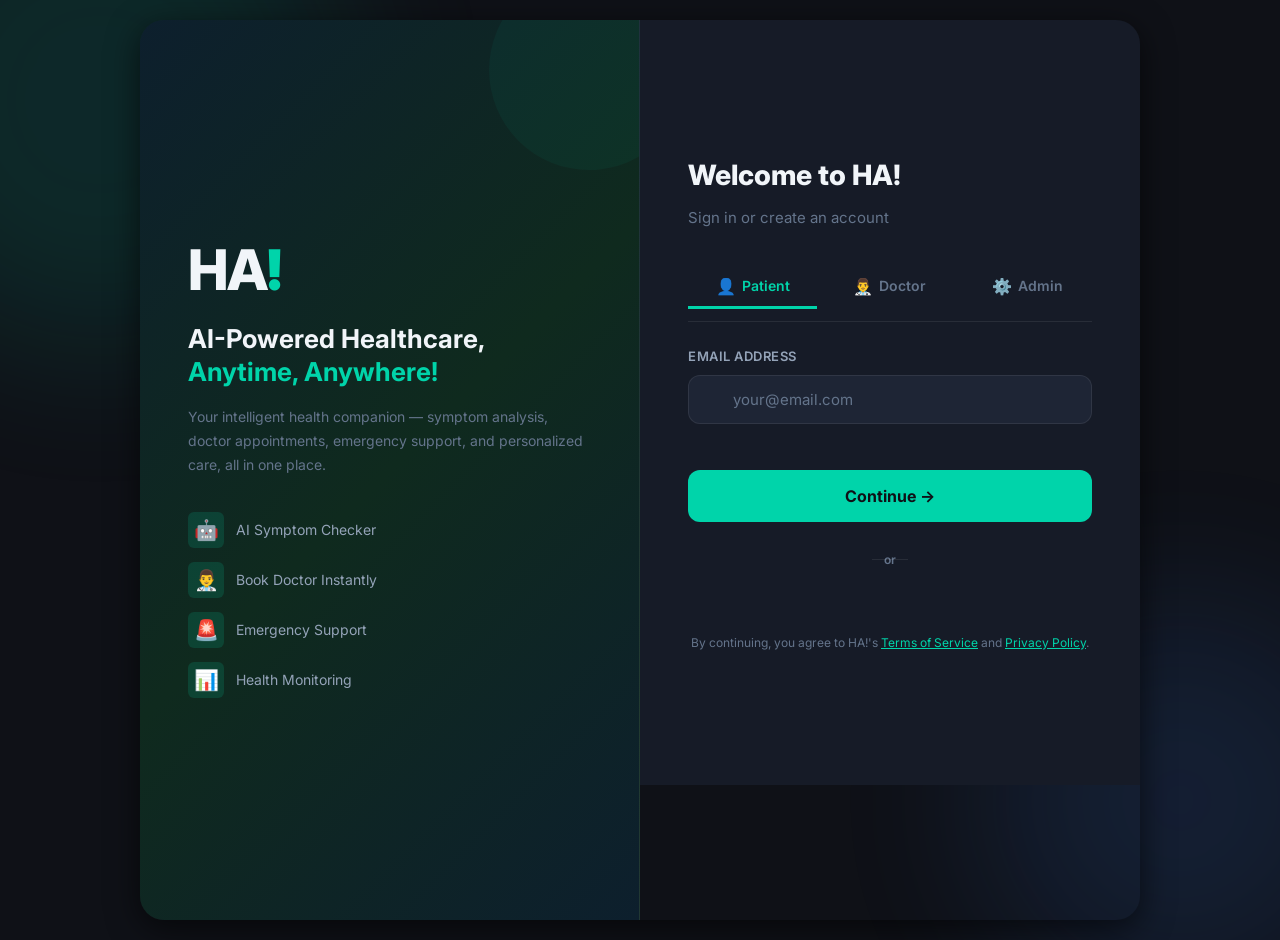
<file: frontend/index.html>
<!DOCTYPE html>
<html lang="en">
<head>
  <meta charset="UTF-8" />
  <meta name="viewport" content="width=device-width, initial-scale=1.0" />
  <title>HA! — AI-Powered Healthcare</title>
  <link rel="stylesheet" href="css/style.css" />
  <link rel="stylesheet" href="css/login.css" />
  <link rel="preconnect" href="https://fonts.googleapis.com" />
  <link href="https://fonts.googleapis.com/css2?family=Inter:wght@300;400;500;600;700;800&display=swap" rel="stylesheet" />
  <script src="https://accounts.google.com/gsi/client" async defer></script>
</head>
<body class="login-body">

  <!-- Animated background blobs -->
  <div class="bg-blob blob-1"></div>
  <div class="bg-blob blob-2"></div>
  <div class="bg-blob blob-3"></div>

  <div class="login-wrapper">

    <!-- Left Panel — Branding -->
    <div class="login-brand">
      <div class="brand-logo">
        <span class="logo-ha">HA</span><span class="logo-exclaim">!</span>
      </div>
      <h1 class="brand-tagline">AI-Powered Healthcare,<br /><em>Anytime, Anywhere!</em></h1>
      <p class="brand-sub">
        Your intelligent health companion — symptom analysis, doctor appointments,
        emergency support, and personalized care, all in one place.
      </p>
      <div class="brand-features">
        <div class="feat-item"><span class="feat-icon">🤖</span><span>AI Symptom Checker</span></div>
        <div class="feat-item"><span class="feat-icon">👨‍⚕️</span><span>Book Doctor Instantly</span></div>
        <div class="feat-item"><span class="feat-icon">🚨</span><span>Emergency Support</span></div>
        <div class="feat-item"><span class="feat-icon">📊</span><span>Health Monitoring</span></div>
      </div>
    </div>

    <!-- Right Panel — Login Form -->
    <div class="login-card">
      <div class="login-card-header">
        <h2>Welcome to HA!</h2>
        <p>Sign in or create an account</p>
      </div>

      <!-- Auth Method Tabs -->
      <div class="auth-tabs">
        <button class="auth-tab active" data-tab="patient">
          <span class="tab-icon">👤</span> Patient
        </button>
        <button class="auth-tab" data-tab="doctor">
          <span class="tab-icon">👨‍⚕️</span> Doctor
        </button>
        <button class="auth-tab" data-tab="admin">
          <span class="tab-icon">⚙️</span> Admin
        </button>
      </div>

      <!-- ═══ PATIENT FORM ═══ -->
      <form id="patientForm" class="auth-method active" onsubmit="return false;">

        <!-- Step 1: Email Only (OTP Login) -->
        <div id="step-credentials">
          <div class="input-group">
            <label for="userEmail">Email Address</label>
            <div class="input-wrap">
              <span class="input-icon">✉️</span>
              <input type="email" id="userEmail" placeholder="your@email.com" autocomplete="email" />
            </div>
          </div>

          <p id="error-msg" class="error-msg" aria-live="polite"></p>

          <button class="login-btn" id="continueBtn" onclick="handlePatientLogin()">
            <span id="btn-text">Continue →</span>
            <span id="loader" class="spinner" style="display:none;" aria-hidden="true"></span>
          </button>

          <div class="divider-or">or</div>
          <div id="googleButtonContainer"></div>
        </div>

        <!-- Step 2: OTP Entry (shown after OTP is sent) -->
        <div id="step-otp" style="display:none;">
          <div class="otp-sent-notice">
            <span class="otp-icon">📧</span>
            <div>
              <strong>OTP sent!</strong>
              <p id="otp-sent-email" style="font-size:13px;margin:2px 0 0;opacity:.7;"></p>
            </div>
          </div>
          <div class="input-group">
            <label for="otpCode">Enter 6-digit OTP</label>
            <div class="input-wrap">
              <span class="input-icon">🔐</span>
              <input type="text" id="otpCode" placeholder="000000" maxlength="6" inputmode="numeric" autocomplete="one-time-code" />
            </div>
          </div>
          <p id="otp-error-msg" class="error-msg" aria-live="polite"></p>
          <button class="login-btn" onclick="verifyPatientOtp()">
            <span>Verify OTP &amp; Login →</span>
            <span class="spinner" id="otp-loader" style="display:none;"></span>
          </button>
          <div style="display:flex;align-items:center;gap:10px;margin-top:10px;flex-wrap:wrap;">
            <button type="button" class="auth-btn" style="flex:1;" onclick="resetToCredentials()">← Back</button>
            <button type="button" id="resendOtpBtn" class="auth-btn" style="flex:1;" onclick="resendPatientOtp()" disabled>Resend OTP</button>
          </div>
          <p id="otp-countdown" class="error-msg" style="display:none;color:var(--text-muted,#94a3b8);text-align:center;margin-top:6px;" aria-live="polite"></p>
        </div>

      </form>

      <!-- ═══ DOCTOR FORM ═══ -->
      <form id="doctorForm" class="auth-method" onsubmit="return false;">
        <div class="input-group">
          <label for="doctorEmail">Email Address</label>
          <div class="input-wrap">
            <span class="input-icon">✉️</span>
            <input type="email" id="doctorEmail" placeholder="doctor@hospital.com" />
          </div>
        </div>

        <div class="input-group">
          <label for="doctorPassword">Password</label>
          <div class="input-wrap">
            <span class="input-icon">🔐</span>
            <input type="password" id="doctorPassword" placeholder="••••••••" />
            <button type="button" class="toggle-password" onclick="togglePasswordVisibility('doctorPassword')">👁️</button>
          </div>
        </div>

        <p id="doctor-error-msg" class="error-msg" aria-live="polite"></p>

        <button class="login-btn" onclick="doctorLogin()">
          <span class="doctor-btn-text">Login to Dashboard →</span>
          <span class="doctor-loader spinner" style="display:none;" aria-hidden="true"></span>
        </button>

        <div class="divider-or">or</div>
        <button type="button" class="auth-btn otp-btn" onclick="showDoctorOtpForm()">
          <span class="auth-icon">📧</span> Use Email OTP
        </button>

        <div id="doctorOtpSection" style="display:none; margin-top:16px;">
          <div class="input-group">
            <label for="doctorOtpEmail">Email Address</label>
            <div class="input-wrap">
              <span class="input-icon">✉️</span>
              <input type="email" id="doctorOtpEmail" placeholder="doctor@hospital.com" />
            </div>
          </div>
          <div class="input-group" id="doctorOtpCodeGroup" style="display:none;">
            <label for="doctorOtp">Enter OTP</label>
            <div class="input-wrap">
              <span class="input-icon">🔐</span>
              <input type="text" id="doctorOtp" placeholder="000000" maxlength="6" inputmode="numeric" />
            </div>
          </div>
          <p id="doctor-otp-error-msg" class="error-msg" aria-live="polite"></p>
          <button type="button" class="login-btn" id="doctorRequestOtpBtn" onclick="requestDoctorOtp()">Send OTP</button>
          <button type="button" class="login-btn" id="doctorVerifyOtpBtn" style="display:none;" onclick="verifyDoctorOtp()">Verify OTP &amp; Login</button>
        </div>
      </form>

      <!-- ═══ ADMIN FORM ═══ -->
      <form id="adminForm" class="auth-method" onsubmit="return false;">
        <div class="admin-security-note">🔒 Secure Administrative Access</div>
        <div class="input-group">
          <label for="adminPin">Admin Password</label>
          <div class="input-wrap">
            <span class="input-icon">🔐</span>
            <input type="password" id="adminPin" placeholder="••••••••" />
            <button type="button" class="toggle-password" onclick="togglePasswordVisibility('adminPin')">👁️</button>
          </div>
        </div>
        <p id="admin-error-msg" class="error-msg" aria-live="polite"></p>
        <button class="login-btn admin-login-btn" onclick="adminLogin()">
          <span class="admin-btn-text">Access Dashboard →</span>
          <span class="admin-loader spinner" style="display:none;" aria-hidden="true"></span>
        </button>
      </form>

      <p class="login-footer-note">
        By continuing, you agree to HA!'s <a href="#">Terms of Service</a> and <a href="#">Privacy Policy</a>.
      </p>
    </div>

  </div>

  <!-- ═══ PROFILE SETUP MODAL (shown after first login) ═══ -->
  <div id="profile-modal" style="display:none; position:fixed; inset:0; z-index:9999; background:rgba(0,0,0,0.65); backdrop-filter:blur(6px); align-items:center; justify-content:center;">
    <div style="background:#0f1117; border:1px solid rgba(255,255,255,0.1); border-radius:20px; padding:36px 32px; max-width:440px; width:90%; box-shadow:0 24px 64px rgba(0,0,0,0.6);">
      <div style="text-align:center; margin-bottom:24px;">
        <div style="font-size:48px; margin-bottom:12px;">👋</div>
        <h3 style="font-size:20px; font-weight:700; color:#f1f5f9; margin:0 0 6px;">Complete Your Profile</h3>
        <p style="font-size:13px; color:#94a3b8; margin:0;">Just a few details to personalise your experience.</p>
      </div>

      <div class="input-group">
        <label for="profile-name">Full Name</label>
        <div class="input-wrap">
          <span class="input-icon">👤</span>
          <input type="text" id="profile-name" placeholder="Your full name" />
        </div>
      </div>
      <div class="input-group">
        <label for="profile-phone">Mobile Number</label>
        <div class="input-wrap">
          <span class="input-icon">📱</span>
          <input type="tel" id="profile-phone" placeholder="10-digit mobile number" maxlength="10" />
        </div>
      </div>
      <div class="input-group">
        <label for="profile-location">City / Location</label>
        <div class="input-wrap">
          <span class="input-icon">📍</span>
          <input type="text" id="profile-location" placeholder="e.g. Hyderabad" />
        </div>
      </div>

      <p id="profile-error" class="error-msg" aria-live="polite"></p>

      <button class="login-btn" style="margin-top:8px;" onclick="submitProfileSetup()">
        <span id="profile-btn-text">Save &amp; Continue →</span>
        <span id="profile-loader" class="spinner" style="display:none;"></span>
      </button>
    </div>
  </div>

  <script src="js/login.js"></script>
</body>
</html>
</file>
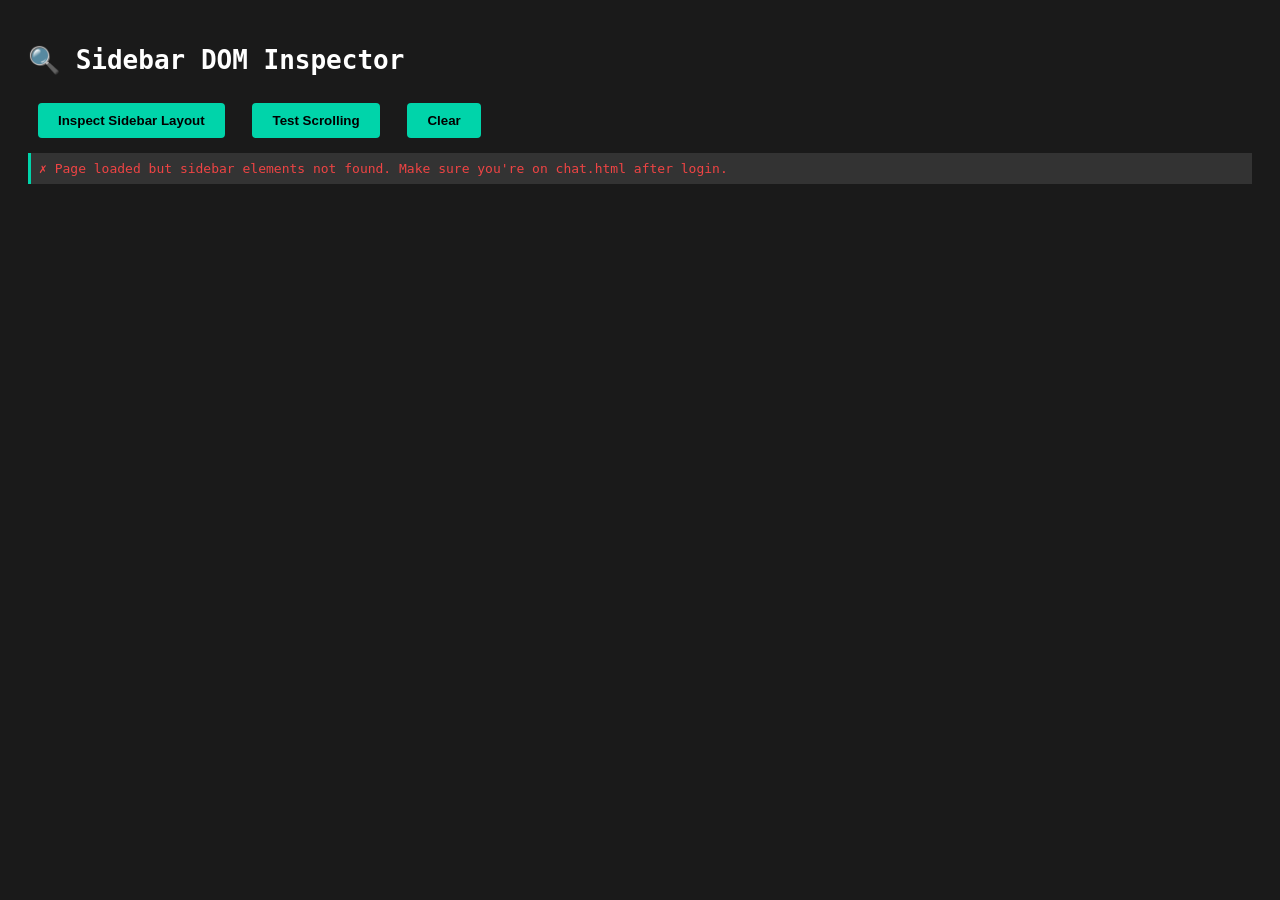
<file: INSPECT_SIDEBAR.html>
<!DOCTYPE html>
<html>
<head>
  <title>Inspect Sidebar Layout</title>
  <style>
    body { font-family: monospace; background: #1a1a1a; color: #fff; padding: 20px; }
    .container { background: #2a2a2a; padding: 20px; border-radius: 8px; margin: 20px 0; }
    .header { font-size: 18px; font-weight: bold; color: #00d4aa; margin-bottom: 10px; }
    .property { padding: 8px; margin: 5px 0; background: #333; border-left: 3px solid #00d4aa; }
    .label { color: #7dd3fc; font-weight: bold; }
    .value { color: #10b981; }
    .error { color: #ef4444; }
    .success { color: #10b981; }
    button { padding: 10px 20px; margin: 10px; background: #00d4aa; color: #000; border: none; border-radius: 4px; cursor: pointer; font-weight: bold; }
    button:hover { background: #00b38f; }
    #output { max-height: 600px; overflow-y: auto; }
  </style>
</head>
<body>
  <h1>🔍 Sidebar DOM Inspector</h1>
  <button onclick="inspectSidebar()">Inspect Sidebar Layout</button>
  <button onclick="testScrolling()">Test Scrolling</button>
  <button onclick="clearOutput()">Clear</button>
  
  <div id="output"></div>

  <script>
    function log(text, type = 'normal') {
      const output = document.getElementById('output');
      const div = document.createElement('div');
      div.className = 'property';
      
      if (type === 'header') {
        div.className = 'container header';
      } else if (type === 'success') {
        div.innerHTML = `<span class="success">✓ ${text}</span>`;
      } else if (type === 'error') {
        div.innerHTML = `<span class="error">✗ ${text}</span>`;
      } else {
        div.innerHTML = text;
      }
      
      output.appendChild(div);
    }

    function clearOutput() {
      document.getElementById('output').innerHTML = '';
    }

    function getComputedStyles(element, name) {
      if (!element) return null;
      const styles = window.getComputedStyle(element);
      return {
        name: name,
        element: element,
        display: styles.display,
        flex: styles.flex,
        flexShrink: styles.flexShrink,
        flexBasis: styles.flexBasis,
        overflow: styles.overflow,
        overflowY: styles.overflowY,
        overflowX: styles.overflowX,
        height: styles.height,
        maxHeight: styles.maxHeight,
        minHeight: styles.minHeight,
        width: styles.width,
        position: styles.position,
        zIndex: styles.zIndex,
        padding: styles.padding,
        margin: styles.margin,
        borderBottom: styles.borderBottom,
      };
    }

    function inspectSidebar() {
      clearOutput();
      log('Inspecting Sidebar Structure', 'header');
      
      const sidebar = document.querySelector('.sidebar');
      const historySection = document.querySelector('.chat-history-section');
      const searchBox = document.querySelector('.history-search-box');
      const historyList = document.querySelector('.history-list');
      const historyItems = document.querySelectorAll('.history-item');
      const sidebarNav = document.querySelector('.sidebar-nav');
      const sidebarFooter = document.querySelector('.sidebar-footer');

      // Check existence
      log(`<span class="label">Elements Found:</span>`);
      log(sidebar ? `<span class="success">✓ .sidebar</span>` : `<span class="error">✗ .sidebar NOT FOUND</span>`);
      log(historySection ? `<span class="success">✓ .chat-history-section</span>` : `<span class="error">✗ .chat-history-section NOT FOUND</span>`);
      log(searchBox ? `<span class="success">✓ .history-search-box</span>` : `<span class="error">✗ .history-search-box NOT FOUND</span>`);
      log(historyList ? `<span class="success">✓ .history-list</span>` : `<span class="error">✗ .history-list NOT FOUND</span>`);
      log(`Found <span class="value">${historyItems.length}</span> .history-item(s)`);

      if (!sidebar || !historySection || !searchBox || !historyList) {
        log('Cannot proceed — missing key elements', 'error');
        return;
      }

      // Inspect each element
      log('', 'header');
      log('📊 <span class="label">.sidebar Computed Styles:</span>');
      let styles = getComputedStyles(sidebar, 'sidebar');
      showStyles(styles);

      log('', 'header');
      log('📊 <span class="label">.chat-history-section Computed Styles:</span>');
      styles = getComputedStyles(historySection, 'chat-history-section');
      showStyles(styles);

      log('', 'header');
      log('📊 <span class="label">.history-search-box Computed Styles:</span>');
      styles = getComputedStyles(searchBox, 'history-search-box');
      showStyles(styles);

      log('', 'header');
      log('📊 <span class="label">.history-list Computed Styles:</span>');
      styles = getComputedStyles(historyList, 'history-list');
      showStyles(styles);

      // Check for overflow issues
      log('', 'header');
      log('🔍 <span class="label">Overflow Analysis:</span>');
      
      if (historyList.scrollHeight > historyList.clientHeight) {
        log(`<span class="success">✓ Items exceed container (${historyList.scrollHeight}px > ${historyList.clientHeight}px) — Scrolling needed</span>`);
        log(`<span class="success">✓ Scrollbar should be visible</span>`);
      } else {
        log(`<span class="value">ℹ Items fit in container (${historyList.scrollHeight}px ≤ ${historyList.clientHeight}px) — No scrolling needed</span>`);
      }

      // Verify CSS properties are correct
      log('', 'header');
      log('✅ <span class="label">CSS Verification:</span>');
      
      const checks = [
        { prop: 'overflow-y', el: historyList, value: 'auto', desc: 'history-list should scroll vertically' },
        { prop: 'flex-shrink', el: searchBox, value: '0', desc: 'search-box should not shrink' },
        { prop: 'z-index', el: searchBox, value: '10', desc: 'search-box z-index should be 10' },
        { prop: 'flex-basis', el: historyList, value: '0px', desc: 'history-list flex-basis should be 0' },
      ];

      checks.forEach(check => {
        const actual = window.getComputedStyle(check.el).getPropertyValue(check.prop).trim();
        if (actual === check.value) {
          log(`<span class="success">✓ ${check.desc} (${check.prop}: ${check.value})</span>`);
        } else {
          log(`<span class="error">✗ ${check.desc} (${check.prop}: ${actual}, expected: ${check.value})</span>`);
        }
      });

      log('', 'header');
      log('✨ <span class="label">Summary:</span>');
      log(`Sidebar height: <span class="value">${sidebar.offsetHeight}px</span>`);
      log(`History section height: <span class="value">${historySection.offsetHeight}px</span>`);
      log(`History list height: <span class="value">${historyList.offsetHeight}px</span>`);
      log(`History list scrollHeight: <span class="value">${historyList.scrollHeight}px</span>`);
    }

    function showStyles(styles) {
      if (!styles) return;
      log(`<span class="label">display:</span> <span class="value">${styles.display}</span>`);
      log(`<span class="label">flex:</span> <span class="value">${styles.flex}</span>`);
      log(`<span class="label">flexShrink:</span> <span class="value">${styles.flexShrink}</span>`);
      log(`<span class="label">flexBasis:</span> <span class="value">${styles.flexBasis}</span>`);
      log(`<span class="label">height:</span> <span class="value">${styles.height}</span>`);
      log(`<span class="label">maxHeight:</span> <span class="value">${styles.maxHeight}</span>`);
      log(`<span class="label">minHeight:</span> <span class="value">${styles.minHeight}</span>`);
      log(`<span class="label">overflow:</span> <span class="value">${styles.overflow}</span>`);
      log(`<span class="label">overflowY:</span> <span class="value">${styles.overflowY}</span>`);
      log(`<span class="label">zIndex:</span> <span class="value">${styles.zIndex}</span>`);
    }

    function testScrolling() {
      clearOutput();
      log('Testing Scroll Behavior', 'header');

      const historyList = document.querySelector('.history-list');
      if (!historyList) {
        log('Cannot find .history-list', 'error');
        return;
      }

      log(`Initial scrollTop: <span class="value">${historyList.scrollTop}px</span>`);
      log(`Scrolling to bottom...`);
      
      historyList.scrollTop = historyList.scrollHeight;
      
      log(`After scroll scrollTop: <span class="value">${historyList.scrollTop}px</span>`);
      log(`<span class="success">✓ Scroll works!</span>`);

      log('', 'header');
      log('Search box should remain at top (not moving)');
      const searchBox = document.querySelector('.history-search-box');
      const searchTop = searchBox.getBoundingClientRect().top;
      log(`Search box top position: <span class="value">${searchTop}px</span> (should be small/fixed)`);
    }

    // Auto-inspect on page load if elements exist
    window.addEventListener('load', () => {
      setTimeout(() => {
        if (document.querySelector('.sidebar')) {
          log('Page loaded — elements found. Click "Inspect Sidebar Layout" to analyze.', 'success');
        } else {
          log('Page loaded but sidebar elements not found. Make sure you\'re on chat.html after login.', 'error');
        }
      }, 500);
    });
  </script>
</body>
</html>
</file>
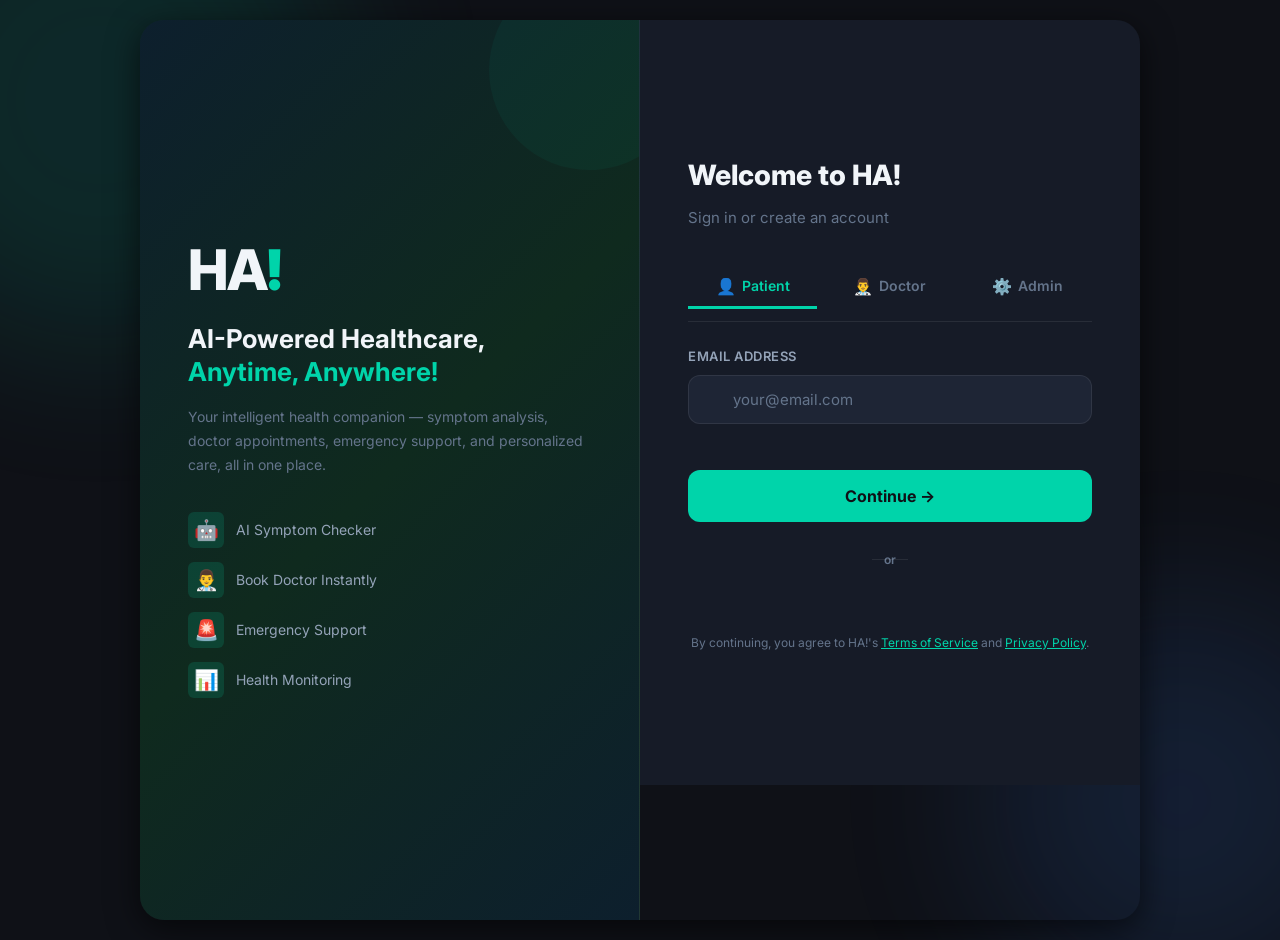
<file: frontend/appointments.html>
<!DOCTYPE html>
<html lang="en">
<head>
  <meta charset="UTF-8" />
  <meta name="viewport" content="width=device-width, initial-scale=1.0" />
  <title>HA! — My Appointments</title>
  <link rel="stylesheet" href="css/style.css" />
  <link rel="stylesheet" href="css/chat.css" />
  <link rel="stylesheet" href="css/pages.css" />
  <link rel="preconnect" href="https://fonts.googleapis.com" />
  <link href="https://fonts.googleapis.com/css2?family=Inter:wght@300;400;500;600;700;800&display=swap" rel="stylesheet" />
</head>
<body class="app-body">

  <aside class="sidebar" id="sidebar">
    <div class="sidebar-top">
      <div class="sidebar-logo"><span class="logo-ha">HA</span><span class="logo-exclaim">!</span></div>
      <button class="btn-new-chat" onclick="window.location.href='chat.html'">
        <svg width="16" height="16" viewBox="0 0 24 24" fill="none" stroke="currentColor" stroke-width="2"><line x1="12" y1="5" x2="12" y2="19"/><line x1="5" y1="12" x2="19" y2="12"/></svg>
        New Chat
      </button>
    </div>
    <nav class="sidebar-nav">
      <a href="chat.html" class="nav-item"><svg width="18" height="18" viewBox="0 0 24 24" fill="none" stroke="currentColor" stroke-width="2"><path d="M21 15a2 2 0 0 1-2 2H7l-4 4V5a2 2 0 0 1 2-2h14a2 2 0 0 1 2 2z"/></svg>AI Chat</a>
      <a href="symptoms.html" class="nav-item"><svg width="18" height="18" viewBox="0 0 24 24" fill="none" stroke="currentColor" stroke-width="2"><path d="M22 12h-4l-3 9L9 3l-3 9H2"/></svg>Symptom Checker</a>
      <a href="doctors.html" class="nav-item"><svg width="18" height="18" viewBox="0 0 24 24" fill="none" stroke="currentColor" stroke-width="2"><path d="M20 21v-2a4 4 0 0 0-4-4H8a4 4 0 0 0-4 4v2"/><circle cx="12" cy="7" r="4"/></svg>Find Doctors</a>
      <a href="appointments.html" class="nav-item active"><svg width="18" height="18" viewBox="0 0 24 24" fill="none" stroke="currentColor" stroke-width="2"><rect x="3" y="4" width="18" height="18" rx="2" ry="2"/><line x1="16" y1="2" x2="16" y2="6"/><line x1="8" y1="2" x2="8" y2="6"/><line x1="3" y1="10" x2="21" y2="10"/></svg>My Appointments</a>
      <a href="emergency.html" class="nav-item emergency-nav"><svg width="18" height="18" viewBox="0 0 24 24" fill="none" stroke="currentColor" stroke-width="2"><polygon points="7.86 2 16.14 2 22 7.86 22 16.14 16.14 22 7.86 22 2 16.14 2 7.86 7.86 2"/><line x1="12" y1="8" x2="12" y2="12"/><line x1="12" y1="16" x2="12.01" y2="16"/></svg>Emergency SOS</a>
    </nav>
    <div class="sidebar-footer">
      <div class="user-profile">
        <div class="user-avatar" id="user-avatar-sidebar">H</div>
        <div class="user-info">
          <span class="user-name" id="display-name">Loading...</span>
          <span class="user-location" id="display-location">—</span>
        </div>
      </div>
      <button class="logout-btn" onclick="logout()">
        <svg width="16" height="16" viewBox="0 0 24 24" fill="none" stroke="currentColor" stroke-width="2"><path d="M9 21H5a2 2 0 0 1-2-2V5a2 2 0 0 1 2-2h4"/><polyline points="16 17 21 12 16 7"/><line x1="21" y1="12" x2="9" y2="12"/></svg>
        Logout
      </button>
    </div>
  </aside>

  <main class="main-content page-main">
    <header class="mobile-header">
      <button class="hamburger" onclick="toggleSidebar()"><svg width="22" height="22" viewBox="0 0 24 24" fill="none" stroke="currentColor" stroke-width="2"><line x1="3" y1="6" x2="21" y2="6"/><line x1="3" y1="12" x2="21" y2="12"/><line x1="3" y1="18" x2="21" y2="18"/></svg></button>
      <span class="mobile-logo"><span class="logo-ha">HA</span><span class="logo-exclaim">!</span></span>
    </header>

    <div class="page-content">
      <div class="page-header">
        <h1>📅 My Appointments</h1>
        <p>Track and manage all your booked appointments.</p>
      </div>

      <div id="appointments-container">
        <div class="loading-state">
          <div class="spinner-large"></div>
          <p>Loading appointments...</p>
        </div>
      </div>
    </div>
  </main>

  <!-- Cancel Confirm Modal -->
  <div class="modal-overlay" id="cancel-modal" style="display:none;">
    <div class="modal-card" style="max-width:420px;">
      <div class="modal-header">
        <h2>Cancel Appointment?</h2>
        <button class="modal-close" onclick="closeCancelModal()">&times;</button>
      </div>
      <div class="modal-body">
        <p style="color:var(--text-muted);line-height:1.6;">Are you sure you want to cancel this appointment? This action cannot be undone.</p>
      </div>
      <div class="modal-footer">
        <button class="btn-secondary" onclick="closeCancelModal()">Keep It</button>
        <button class="btn-danger" onclick="confirmCancel()" id="confirm-cancel-btn">Yes, Cancel</button>
      </div>
    </div>
  </div>

  <script src="js/app.js"></script>
  <script src="js/appointments.js"></script>
</body>
</html>
</file>
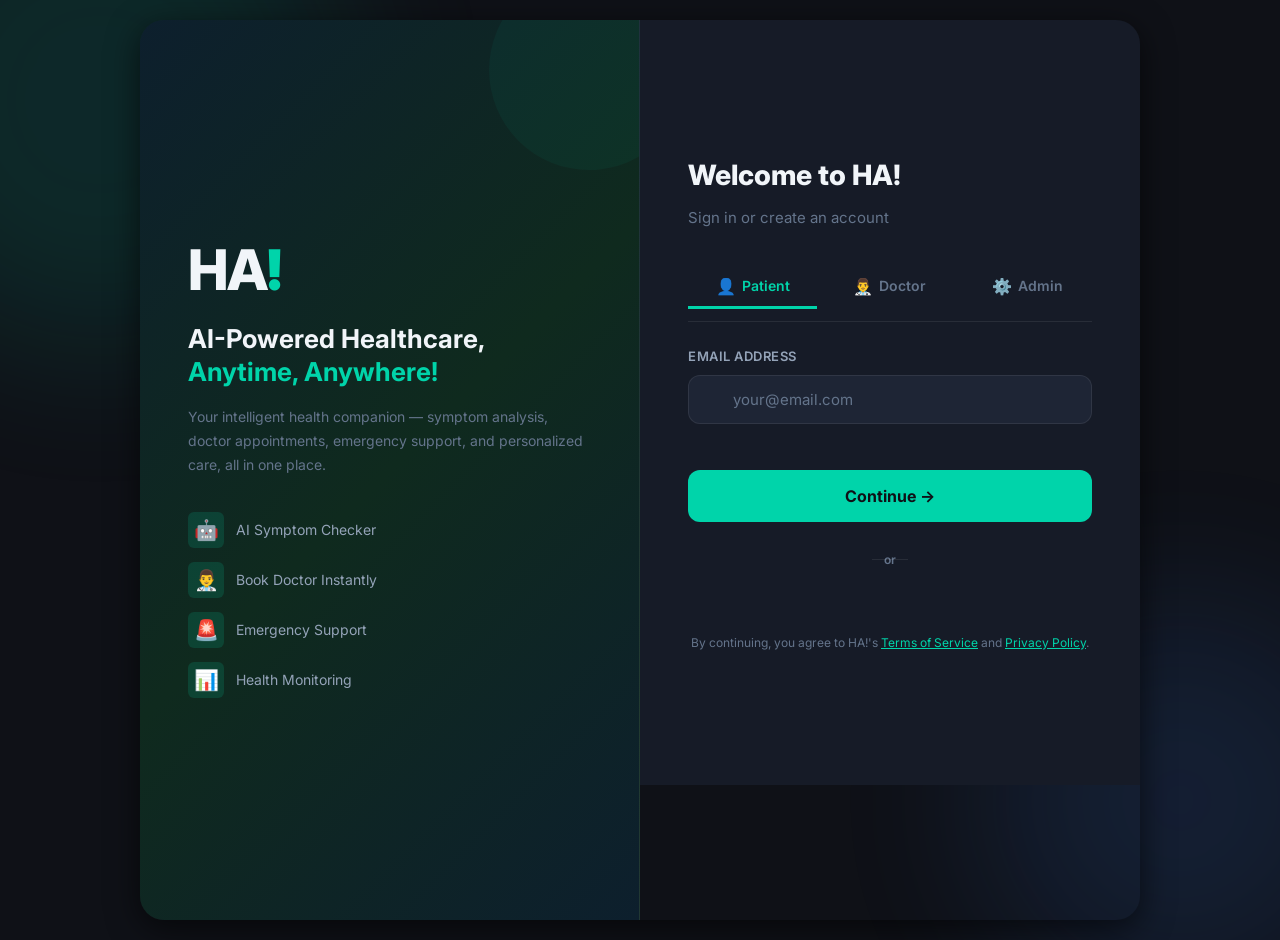
<file: frontend/doctor-dashboard.html>
<!DOCTYPE html>
<html lang="en">
<head>
    <meta charset="UTF-8">
    <meta name="viewport" content="width=device-width, initial-scale=1.0">
    <title>Doctor Dashboard - HA! Healthcare AI</title>
    <link rel="stylesheet" href="css/style.css">
    <link rel="stylesheet" href="css/pages.css">
    <style>
        :root {
            --accent: #00d4aa;
            --accent-blue: #3b82f6;
            --accent-red: #ef4444;
            --accent-green: #10b981;
            --bg-dark: #0a0e27;
            --text-dark: #f0f0f0;
            --border-color: rgba(0, 212, 170, 0.2);
        }

        * {
            margin: 0;
            padding: 0;
            box-sizing: border-box;
        }

        body {
            background: linear-gradient(135deg, #0a0e27 0%, #1a1f3a 100%);
            color: var(--text-dark);
            font-family: 'Segoe UI', Tahoma, Geneva, Verdana, sans-serif;
            min-height: 100vh;
        }

        .dashboard-container {
            display: flex;
            height: 100vh;
            background: var(--bg-dark);
        }

        .sidebar {
            width: 250px;
            background: rgba(0, 0, 0, 0.4);
            border-right: 1px solid var(--border-color);
            padding: 20px;
            overflow-y: auto;
        }

        .sidebar-header {
            font-size: 20px;
            font-weight: bold;
            color: var(--accent);
            margin-bottom: 30px;
            display: flex;
            align-items: center;
            gap: 10px;
        }

        .sidebar-menu {
            list-style: none;
        }

        .sidebar-menu li {
            margin-bottom: 10px;
        }

        .sidebar-menu a {
            display: block;
            padding: 12px 15px;
            color: var(--text-dark);
            text-decoration: none;
            border-radius: 8px;
            border-left: 3px solid transparent;
            transition: all 0.3s ease;
            font-size: 14px;
        }

        .sidebar-menu a:hover {
            background: rgba(0, 212, 170, 0.1);
            border-left-color: var(--accent);
            color: var(--accent);
        }

        .sidebar-menu a.active {
            background: rgba(0, 212, 170, 0.15);
            border-left-color: var(--accent);
            color: var(--accent);
        }

        .main-content {
            flex: 1;
            overflow-y: auto;
            padding: 30px;
        }

        .header {
            display: flex;
            justify-content: space-between;
            align-items: center;
            margin-bottom: 30px;
            padding-bottom: 20px;
            border-bottom: 1px solid var(--border-color);
        }

        .header-left h1 {
            font-size: 28px;
            color: var(--accent);
            margin-bottom: 5px;
        }

        .header-left p {
            font-size: 14px;
            color: rgba(255, 255, 255, 0.6);
        }

        .header-right {
            display: flex;
            gap: 15px;
            align-items: center;
        }

        .notification-badge {
            position: relative;
        }

        .notification-icon {
            font-size: 20px;
            cursor: pointer;
            transition: all 0.3s ease;
        }

        .notification-icon:hover {
            color: var(--accent);
        }

        .badge {
            position: absolute;
            top: -5px;
            right: -5px;
            background: var(--accent-red);
            color: white;
            border-radius: 50%;
            width: 20px;
            height: 20px;
            display: flex;
            align-items: center;
            justify-content: center;
            font-size: 12px;
            font-weight: bold;
        }

        .logout-btn {
            padding: 8px 20px;
            background: rgba(239, 68, 68, 0.2);
            color: var(--accent-red);
            border: 1px solid var(--accent-red);
            border-radius: 6px;
            cursor: pointer;
            font-size: 14px;
            transition: all 0.3s ease;
        }

        .logout-btn:hover {
            background: rgba(239, 68, 68, 0.3);
        }

        .section {
            margin-bottom: 40px;
        }

        .section-title {
            font-size: 20px;
            font-weight: bold;
            color: var(--accent);
            margin-bottom: 20px;
            display: flex;
            align-items: center;
            gap: 10px;
        }

        .section-title .count {
            background: rgba(0, 212, 170, 0.2);
            padding: 2px 10px;
            border-radius: 20px;
            font-size: 14px;
            color: var(--accent);
        }

        .cards-grid {
            display: grid;
            grid-template-columns: repeat(auto-fill, minmax(350px, 1fr));
            gap: 20px;
        }

        .card {
            background: rgba(255, 255, 255, 0.05);
            border: 1px solid var(--border-color);
            border-radius: 12px;
            padding: 20px;
            transition: all 0.3s ease;
        }

        .card:hover {
            background: rgba(0, 212, 170, 0.08);
            border-color: rgba(0, 212, 170, 0.5);
            transform: translateY(-2px);
        }

        .appointment-card {
            background: rgba(255, 255, 255, 0.03);
            border-left: 4px solid var(--accent);
        }

        .appointment-header {
            display: flex;
            justify-content: space-between;
            align-items: start;
            margin-bottom: 12px;
        }

        .patient-name {
            font-size: 16px;
            font-weight: bold;
            color: var(--accent);
        }

        .appointment-time {
            font-size: 14px;
            background: rgba(0, 212, 170, 0.15);
            color: var(--accent);
            padding: 4px 8px;
            border-radius: 4px;
        }

        .appointment-details {
            font-size: 13px;
            color: rgba(255, 255, 255, 0.7);
            margin: 8px 0;
        }

        .appointment-details strong {
            color: var(--text-dark);
        }

        .status-badge {
            display: inline-block;
            padding: 4px 12px;
            border-radius: 20px;
            font-size: 12px;
            font-weight: bold;
            margin-top: 8px;
        }

        .status-pending {
            background: rgba(59, 130, 246, 0.2);
            color: var(--accent-blue);
        }

        .status-confirmed {
            background: rgba(16, 185, 129, 0.2);
            color: var(--accent-green);
        }

        .status-completed {
            background: rgba(16, 185, 129, 0.2);
            color: var(--accent-green);
        }

        .status-cancelled {
            background: rgba(239, 68, 68, 0.2);
            color: var(--accent-red);
        }

        .notification-item {
            background: rgba(255, 255, 255, 0.03);
            border-left: 4px solid var(--accent-blue);
            padding: 15px;
            margin-bottom: 10px;
            border-radius: 8px;
            cursor: pointer;
            transition: all 0.3s ease;
        }

        .notification-item:hover {
            background: rgba(59, 130, 246, 0.1);
        }

        .notification-item.unread {
            background: rgba(59, 130, 246, 0.08);
            border-left-color: var(--accent);
        }

        .notification-title {
            font-weight: bold;
            color: var(--text-dark);
            margin-bottom: 5px;
        }

        .notification-message {
            font-size: 13px;
            color: rgba(255, 255, 255, 0.7);
        }

        .empty-state {
            text-align: center;
            padding: 40px 20px;
            color: rgba(255, 255, 255, 0.5);
        }

        .empty-state-icon {
            font-size: 48px;
            margin-bottom: 15px;
        }

        .filter-buttons {
            display: flex;
            gap: 10px;
            margin-bottom: 20px;
        }

        .filter-btn {
            padding: 8px 16px;
            background: rgba(0, 212, 170, 0.1);
            color: var(--accent);
            border: 1px solid var(--border-color);
            border-radius: 6px;
            cursor: pointer;
            font-size: 13px;
            transition: all 0.3s ease;
        }

        .filter-btn:hover,
        .filter-btn.active {
            background: rgba(0, 212, 170, 0.2);
            border-color: var(--accent);
        }

        .tabs {
            display: flex;
            gap: 20px;
            margin-bottom: 20px;
            border-bottom: 1px solid var(--border-color);
        }

        .tab-btn {
            padding: 12px 0;
            background: none;
            border: none;
            color: rgba(255, 255, 255, 0.6);
            font-size: 14px;
            cursor: pointer;
            border-bottom: 2px solid transparent;
            transition: all 0.3s ease;
        }

        .tab-btn:hover,
        .tab-btn.active {
            color: var(--accent);
            border-bottom-color: var(--accent);
        }

        .loading {
            text-align: center;
            padding: 40px;
            color: rgba(255, 255, 255, 0.6);
        }

        .spinner {
            display: inline-block;
            border: 2px solid rgba(0, 212, 170, 0.2);
            border-top-color: var(--accent);
            border-radius: 50%;
            width: 30px;
            height: 30px;
            animation: spin 0.8s linear infinite;
        }

        @keyframes spin {
            to { transform: rotate(360deg); }
        }

        @media (max-width: 768px) {
            .dashboard-container {
                flex-direction: column;
            }

            .sidebar {
                width: 100%;
                height: auto;
                border-right: none;
                border-bottom: 1px solid var(--border-color);
                padding: 15px;
                display: flex;
                justify-content: space-between;
                align-items: center;
            }

            .sidebar-menu {
                display: flex;
                gap: 15px;
            }

            .cards-grid {
                grid-template-columns: 1fr;
            }

            .header {
                flex-direction: column;
                align-items: flex-start;
                gap: 15px;
            }

            .header-right {
                width: 100%;
                justify-content: space-between;
            }
        }
    </style>
</head>
<body>
    <div class="dashboard-container">
        <!-- Sidebar -->
        <div class="sidebar">
            <div class="sidebar-header">
                🏥 HA! Doctor
            </div>
            <ul class="sidebar-menu">
                <li><a href="#dashboard" class="nav-link active" data-section="dashboard">📊 Dashboard</a></li>
                <li><a href="#appointments" class="nav-link" data-section="appointments">📅 Appointments</a></li>
                <li><a href="#notifications" class="nav-link" data-section="notifications">🔔 Notifications</a></li>
                <li><a href="#profile" class="nav-link" data-section="profile">👤 Profile</a></li>
                <li><a href="#" class="nav-link" onclick="logoutDoctor()">🚪 Logout</a></li>
            </ul>
        </div>

        <!-- Main Content -->
        <div class="main-content">
            <!-- Header -->
            <div class="header">
                <div class="header-left">
                    <h1 id="doctorName">Welcome, Doctor</h1>
                    <p id="doctorEmail">doctor@hospital.com</p>
                </div>
                <div class="header-right">
                    <div class="notification-badge">
                        <span class="notification-icon" onclick="navigateTo('notifications')">🔔</span>
                        <span class="badge" id="notificationBadge" style="display: none;">0</span>
                    </div>
                    <button class="logout-btn" onclick="logoutDoctor()">Logout</button>
                </div>
            </div>

            <!-- Dashboard Section -->
            <div id="dashboardSection" class="section-content">
                <!-- Today's Appointments -->
                <div class="section">
                    <div class="section-title">
                        📅 Today's Appointments
                        <span class="count" id="todayCount">0</span>
                    </div>
                    <div id="todayAppointments" class="cards-grid">
                        <div class="empty-state">
                            <div class="empty-state-icon">📭</div>
                            <p>No appointments today</p>
                        </div>
                    </div>
                </div>

                <!-- Upcoming Appointments -->
                <div class="section">
                    <div class="section-title">
                        📆 Upcoming Appointments (Next 7 Days)
                        <span class="count" id="upcomingCount">0</span>
                    </div>
                    <div id="upcomingAppointments" class="cards-grid">
                        <div class="empty-state">
                            <div class="empty-state-icon">📭</div>
                            <p>No upcoming appointments</p>
                        </div>
                    </div>
                </div>
            </div>

            <!-- Appointments Section -->
            <div id="appointmentsSection" class="section-content" style="display: none;">
                <div class="section">
                    <div class="section-title">All Appointments</div>
                    <div class="filter-buttons">
                        <button class="filter-btn active" data-filter="all" onclick="filterAppointments('all')">All</button>
                        <button class="filter-btn" data-filter="today" onclick="filterAppointments('today')">Today</button>
                        <button class="filter-btn" data-filter="upcoming" onclick="filterAppointments('upcoming')">Upcoming</button>
                        <button class="filter-btn" data-filter="completed" onclick="filterAppointments('completed')">Completed</button>
                        <button class="filter-btn" data-filter="cancelled" onclick="filterAppointments('cancelled')">Cancelled</button>
                    </div>
                    <div id="appointmentsList" class="cards-grid">
                        <div class="loading"><div class="spinner"></div></div>
                    </div>
                </div>
            </div>

            <!-- Notifications Section -->
            <div id="notificationsSection" class="section-content" style="display: none;">
                <div class="section">
                    <div class="section-title">
                        Notifications
                        <span class="count" id="notifCount">0</span>
                    </div>
                    <div id="notificationsList">
                        <div class="loading"><div class="spinner"></div></div>
                    </div>
                </div>
            </div>

            <!-- Profile Section -->
            <div id="profileSection" class="section-content" style="display: none;">
                <div class="section">
                    <div class="section-title">My Profile</div>
                    <div id="profileContent">
                        <div class="loading"><div class="spinner"></div></div>
                    </div>
                </div>
            </div>
        </div>
    </div>

    <script>
        const API_BASE = (
            window.location.protocol === "file:" ||
            window.location.hostname === "localhost" ||
            window.location.hostname === "127.0.0.1"
        ) ? "http://127.0.0.1:8000" : "https://ha-healthcare-ai.onrender.com";

        let currentFilter = "all";

        document.addEventListener("DOMContentLoaded", () => {
            initDoctorDashboard();
            setupNavigation();
        });

        function setupNavigation() {
            document.querySelectorAll(".nav-link").forEach(link => {
                link.addEventListener("click", (e) => {
                    if (link.dataset.section) {
                        e.preventDefault();
                        navigateTo(link.dataset.section);
                    }
                });
            });
        }

        function navigateTo(section) {
            // Update active nav link
            document.querySelectorAll(".nav-link").forEach(link => {
                link.classList.remove("active");
            });
            document.querySelector(`[data-section="${section}"]`)?.classList.add("active");

            // Hide all sections
            document.querySelectorAll(".section-content").forEach(sec => {
                sec.style.display = "none";
            });

            // Show target section
            switch(section) {
                case "dashboard":
                    document.getElementById("dashboardSection").style.display = "";
                    loadDashboard();
                    break;
                case "appointments":
                    document.getElementById("appointmentsSection").style.display = "";
                    filterAppointments("all");
                    break;
                case "notifications":
                    document.getElementById("notificationsSection").style.display = "";
                    loadNotifications();
                    break;
                case "profile":
                    document.getElementById("profileSection").style.display = "";
                    loadProfile();
                    break;
            }
        }

        async function initDoctorDashboard() {
            const token = localStorage.getItem("ha_auth_token");
            const doctorName = localStorage.getItem("ha_email");

            if (!token) {
                window.location.href = "index.html";
                return;
            }

            document.getElementById("doctorName").textContent = `Welcome, ${doctorName || "Doctor"}`;
            document.getElementById("doctorEmail").textContent = doctorName || "doctor@hospital.com";

            await loadDashboard();
        }

        async function loadDashboard() {
            try {
                const token = localStorage.getItem("ha_auth_token");
                const res = await fetch(`${API_BASE}/doctor/dashboard`, {
                    headers: { "Authorization": `Bearer ${token}` }
                });
                const data = await res.json();

                if (res.ok) {
                    // Load today's appointments
                    const todayContainer = document.getElementById("todayAppointments");
                    if (data.today_appointments.length > 0) {
                        todayContainer.innerHTML = data.today_appointments.map(apt => 
                            createAppointmentCard(apt)
                        ).join("");
                        document.getElementById("todayCount").textContent = data.today_count;
                    }

                    // Load upcoming appointments
                    const upcomingContainer = document.getElementById("upcomingAppointments");
                    if (data.upcoming_appointments.length > 0) {
                        upcomingContainer.innerHTML = data.upcoming_appointments.map(apt => 
                            createAppointmentCard(apt)
                        ).join("");
                        document.getElementById("upcomingCount").textContent = data.upcoming_appointments.length;
                    }

                    // Update notification badge
                    if (data.unread_notifications > 0) {
                        document.getElementById("notificationBadge").textContent = data.unread_notifications;
                        document.getElementById("notificationBadge").style.display = "flex";
                    }
                }
            } catch (err) {
                console.error("Error loading dashboard:", err);
            }
        }

        async function filterAppointments(filter) {
            currentFilter = filter;
            document.querySelectorAll(".filter-btn").forEach(btn => {
                btn.classList.remove("active");
                if (btn.dataset.filter === filter) btn.classList.add("active");
            });

            try {
                const token = localStorage.getItem("ha_auth_token");
                const res = await fetch(`${API_BASE}/doctor/appointments?filter=${filter}`, {
                    headers: { "Authorization": `Bearer ${token}` }
                });
                const data = await res.json();

                const container = document.getElementById("appointmentsList");
                if (data.appointments.length > 0) {
                    container.innerHTML = data.appointments.map(apt => 
                        createAppointmentCard(apt)
                    ).join("");
                } else {
                    container.innerHTML = `<div class="empty-state"><div class="empty-state-icon">📭</div><p>No ${filter} appointments</p></div>`;
                }
            } catch (err) {
                console.error("Error filtering appointments:", err);
            }
        }

        async function loadNotifications() {
            try {
                const token = localStorage.getItem("ha_auth_token");
                const res = await fetch(`${API_BASE}/doctor/notifications`, {
                    headers: { "Authorization": `Bearer ${token}` }
                });
                const data = await res.json();

                const container = document.getElementById("notificationsList");
                document.getElementById("notifCount").textContent = data.unread_count;

                if (data.notifications.length > 0) {
                    container.innerHTML = data.notifications.map((notif, idx) => `
                        <div class="notification-item ${notif.is_read ? "" : "unread"}" 
                             onclick="markNotificationRead(${notif.id})">
                            <div class="notification-title">${notif.title}</div>
                            <div class="notification-message">${notif.message}</div>
                            <small style="color: rgba(255,255,255,0.5)">${new Date(notif.created_at).toLocaleString()}</small>
                        </div>
                    `).join("");
                } else {
                    container.innerHTML = `<div class="empty-state"><div class="empty-state-icon">📭</div><p>No notifications</p></div>`;
                }
            } catch (err) {
                console.error("Error loading notifications:", err);
            }
        }

        async function markNotificationRead(notificationId) {
            try {
                const token = localStorage.getItem("ha_auth_token");
                await fetch(`${API_BASE}/doctor/notifications/${notificationId}/read`, {
                    method: "POST",
                    headers: { "Authorization": `Bearer ${token}` }
                });
                await loadNotifications();
            } catch (err) {
                console.error("Error marking notification as read:", err);
            }
        }

        async function loadProfile() {
            try {
                const token = localStorage.getItem("ha_auth_token");
                const res = await fetch(`${API_BASE}/doctor/profile`, {
                    headers: { "Authorization": `Bearer ${token}` }
                });
                const data = await res.json();

                const container = document.getElementById("profileContent");
                container.innerHTML = `
                    <div class="card" style="max-width: 600px;">
                        <div style="margin-bottom: 20px;">
                            <label style="color: rgba(255,255,255,0.7)">Name:</label>
                            <p style="font-size: 18px; color: var(--accent);">${data.doctor_name}</p>
                        </div>
                        <div style="margin-bottom: 20px;">
                            <label style="color: rgba(255,255,255,0.7)">Email:</label>
                            <p>${data.email}</p>
                        </div>
                        <div style="margin-bottom: 20px;">
                            <label style="color: rgba(255,255,255,0.7)">Specialty:</label>
                            <p>${data.specialty || "Not specified"}</p>
                        </div>
                        <div style="margin-bottom: 20px;">
                            <label style="color: rgba(255,255,255,0.7)">Location:</label>
                            <p>${data.location || "Not specified"}</p>
                        </div>
                        <div style="margin-bottom: 20px;">
                            <label style="color: rgba(255,255,255,0.7)">Hospital:</label>
                            <p>${data.hospital || "Not specified"}</p>
                        </div>
                        <div style="margin-bottom: 20px;">
                            <label style="color: rgba(255,255,255,0.7)">Fee:</label>
                            <p>₹${data.fee}</p>
                        </div>
                    </div>
                `;
            } catch (err) {
                console.error("Error loading profile:", err);
            }
        }

        function createAppointmentCard(apt) {
            const statusClass = `status-${apt.status || "pending"}`;
            return `
                <div class="card appointment-card">
                    <div class="appointment-header">
                        <div class="patient-name">${apt.patient_name}</div>
                        <div class="appointment-time">${apt.appointment_time}</div>
                    </div>
                    <div class="appointment-details">
                        <strong>Phone:</strong> ${apt.patient_phone}
                    </div>
                    <div class="appointment-details">
                        <strong>Date:</strong> ${apt.appointment_date}
                    </div>
                    <div class="appointment-details">
                        <strong>Reason:</strong> ${apt.symptoms || "Not specified"}
                    </div>
                    <span class="status-badge ${statusClass}">${apt.status || "pending"}</span>
                </div>
            `;
        }

        function logoutDoctor() {
            localStorage.clear();
            window.location.href = "index.html";
        }
    </script>
</body>
</html>
</file>
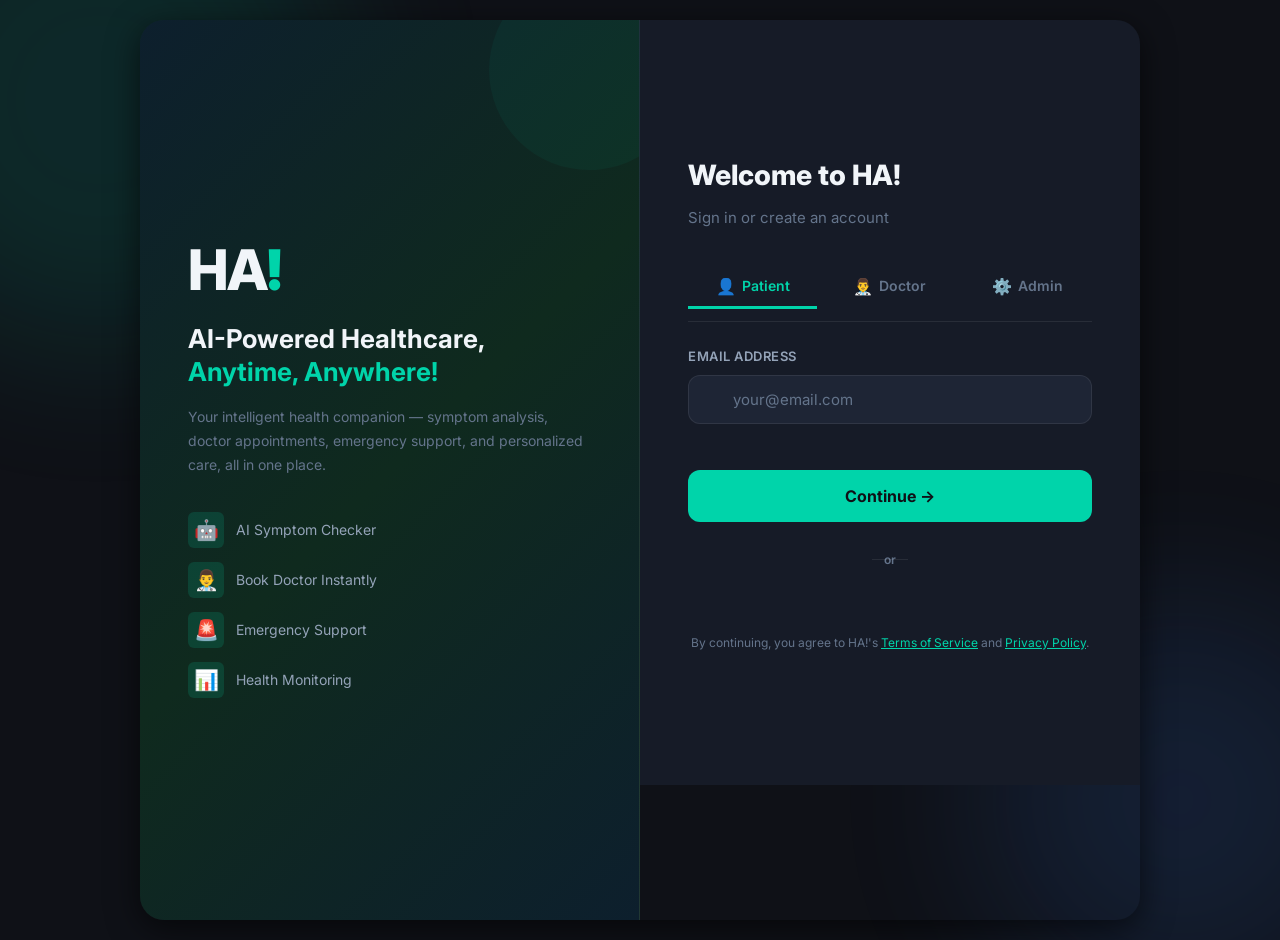
<file: frontend/doctors.html>
<!DOCTYPE html>
<html lang="en">
<head>
  <meta charset="UTF-8" />
  <meta name="viewport" content="width=device-width, initial-scale=1.0" />
  <title>HA! — Find Doctors</title>
  <link rel="stylesheet" href="css/style.css" />
  <link rel="stylesheet" href="css/chat.css" />
  <link rel="stylesheet" href="css/pages.css" />
  <link rel="preconnect" href="https://fonts.googleapis.com" />
  <link href="https://fonts.googleapis.com/css2?family=Inter:wght@300;400;500;600;700;800&display=swap" rel="stylesheet" />
</head>
<body class="app-body">

  <aside class="sidebar" id="sidebar">
    <div class="sidebar-top">
      <div class="sidebar-logo"><span class="logo-ha">HA</span><span class="logo-exclaim">!</span></div>
      <button class="btn-new-chat" onclick="window.location.href='chat.html'">
        <svg width="16" height="16" viewBox="0 0 24 24" fill="none" stroke="currentColor" stroke-width="2"><line x1="12" y1="5" x2="12" y2="19"/><line x1="5" y1="12" x2="19" y2="12"/></svg>
        New Chat
      </button>
    </div>
    <nav class="sidebar-nav">
      <a href="chat.html" class="nav-item"><svg width="18" height="18" viewBox="0 0 24 24" fill="none" stroke="currentColor" stroke-width="2"><path d="M21 15a2 2 0 0 1-2 2H7l-4 4V5a2 2 0 0 1 2-2h14a2 2 0 0 1 2 2z"/></svg>AI Chat</a>
      <a href="symptoms.html" class="nav-item"><svg width="18" height="18" viewBox="0 0 24 24" fill="none" stroke="currentColor" stroke-width="2"><path d="M22 12h-4l-3 9L9 3l-3 9H2"/></svg>Symptom Checker</a>
      <a href="doctors.html" class="nav-item active"><svg width="18" height="18" viewBox="0 0 24 24" fill="none" stroke="currentColor" stroke-width="2"><path d="M20 21v-2a4 4 0 0 0-4-4H8a4 4 0 0 0-4 4v2"/><circle cx="12" cy="7" r="4"/></svg>Find Doctors</a>
      <a href="appointments.html" class="nav-item"><svg width="18" height="18" viewBox="0 0 24 24" fill="none" stroke="currentColor" stroke-width="2"><rect x="3" y="4" width="18" height="18" rx="2" ry="2"/><line x1="16" y1="2" x2="16" y2="6"/><line x1="8" y1="2" x2="8" y2="6"/><line x1="3" y1="10" x2="21" y2="10"/></svg>My Appointments</a>
      <a href="emergency.html" class="nav-item emergency-nav"><svg width="18" height="18" viewBox="0 0 24 24" fill="none" stroke="currentColor" stroke-width="2"><polygon points="7.86 2 16.14 2 22 7.86 22 16.14 16.14 22 7.86 22 2 16.14 2 7.86 7.86 2"/><line x1="12" y1="8" x2="12" y2="12"/><line x1="12" y1="16" x2="12.01" y2="16"/></svg>Emergency SOS</a>
    </nav>
    <div class="sidebar-footer">
      <div class="user-profile">
        <div class="user-avatar" id="user-avatar-sidebar">H</div>
        <div class="user-info">
          <span class="user-name" id="display-name">Loading...</span>
          <span class="user-location" id="display-location">—</span>
        </div>
      </div>
      <button class="logout-btn" onclick="logout()">
        <svg width="16" height="16" viewBox="0 0 24 24" fill="none" stroke="currentColor" stroke-width="2"><path d="M9 21H5a2 2 0 0 1-2-2V5a2 2 0 0 1 2-2h4"/><polyline points="16 17 21 12 16 7"/><line x1="21" y1="12" x2="9" y2="12"/></svg>
        Logout
      </button>
    </div>
  </aside>

  <main class="main-content page-main">
    <header class="mobile-header">
      <button class="hamburger" onclick="toggleSidebar()"><svg width="22" height="22" viewBox="0 0 24 24" fill="none" stroke="currentColor" stroke-width="2"><line x1="3" y1="6" x2="21" y2="6"/><line x1="3" y1="12" x2="21" y2="12"/><line x1="3" y1="18" x2="21" y2="18"/></svg></button>
      <span class="mobile-logo"><span class="logo-ha">HA</span><span class="logo-exclaim">!</span></span>
    </header>

    <div class="page-content">
      <div class="page-header">
        <h1>👨‍⚕️ Find & Book Doctors</h1>
        <p>Browse top-rated specialists and book an appointment instantly.</p>
      </div>

      <!-- Search & Filter -->
      <div class="doctor-filters">
        <div class="search-wrap">
          <svg width="18" height="18" viewBox="0 0 24 24" fill="none" stroke="currentColor" stroke-width="2"><circle cx="11" cy="11" r="8"/><line x1="21" y1="21" x2="16.65" y2="16.65"/></svg>
          <input type="text" id="doctor-search" placeholder="Search by name or specialty..." oninput="filterDoctors()" />
        </div>
        <div class="specialty-filters" id="specialty-filters">
          <button class="spec-filter active" onclick="filterBySpecialty('all', this)">All</button>
          <button class="spec-filter" onclick="filterBySpecialty('General Physician', this)">General</button>
          <button class="spec-filter" onclick="filterBySpecialty('Cardiologist', this)">Cardiology</button>
          <button class="spec-filter" onclick="filterBySpecialty('Dermatologist', this)">Dermatology</button>
          <button class="spec-filter" onclick="filterBySpecialty('Neurologist', this)">Neurology</button>
          <button class="spec-filter" onclick="filterBySpecialty('Pediatrician', this)">Pediatrics</button>
          <button class="spec-filter" onclick="filterBySpecialty('Orthopedic', this)">Orthopedics</button>
          <button class="spec-filter" onclick="filterBySpecialty('Psychiatrist', this)">Psychiatry</button>
          <button class="spec-filter" onclick="filterBySpecialty('Diabetologist', this)">Diabetes</button>
        </div>
      </div>

      <!-- Doctors Grid -->
      <div class="doctors-grid" id="doctors-grid">
        <div class="loading-state">
          <div class="spinner-large"></div>
          <p>Loading doctors...</p>
        </div>
      </div>
    </div>
  </main>

  <!-- Booking Modal -->
  <div class="modal-overlay" id="booking-modal" style="display:none;" role="dialog" aria-modal="true" aria-labelledby="modal-title">
    <div class="modal-card">
      <div class="modal-header">
        <h2 id="modal-title">Book Appointment</h2>
        <button class="modal-close" onclick="closeModal()" aria-label="Close">&times;</button>
      </div>
      <div class="modal-body">
        <div class="doctor-mini-card" id="modal-doctor-info"></div>

        <div class="form-group">
          <label>Select Date <span class="required">*</span></label>
          <input type="date" id="apt-date" min="" />
        </div>

        <div class="form-group">
          <label>Select Time Slot <span class="required">*</span></label>
          <div class="time-slots" id="time-slots"></div>
        </div>

        <div class="form-group">
          <label>Reason for Visit (optional)</label>
          <textarea id="apt-reason" placeholder="Brief description of your concern..." rows="3"></textarea>
        </div>

        <p id="booking-error" class="error-msg"></p>
      </div>
      <div class="modal-footer">
        <button class="btn-secondary" onclick="closeModal()">Cancel</button>
        <button class="btn-primary" onclick="confirmBooking()" id="confirm-btn">
          Confirm Booking
        </button>
      </div>
    </div>
  </div>

  <!-- Success Modal -->
  <div class="modal-overlay" id="success-modal" style="display:none;">
    <div class="modal-card success-modal-card">
      <div class="success-icon">✅</div>
      <h2>Appointment Confirmed!</h2>
      <div id="success-details" class="success-details"></div>
      <div class="modal-footer">
        <button class="btn-primary" onclick="window.location.href='appointments.html'">View My Appointments</button>
        <button class="btn-secondary" onclick="closeSuccessModal()">Book Another</button>
      </div>
    </div>
  </div>

  <script src="js/app.js"></script>
  <script src="js/doctors.js"></script>
</body>
</html>
</file>
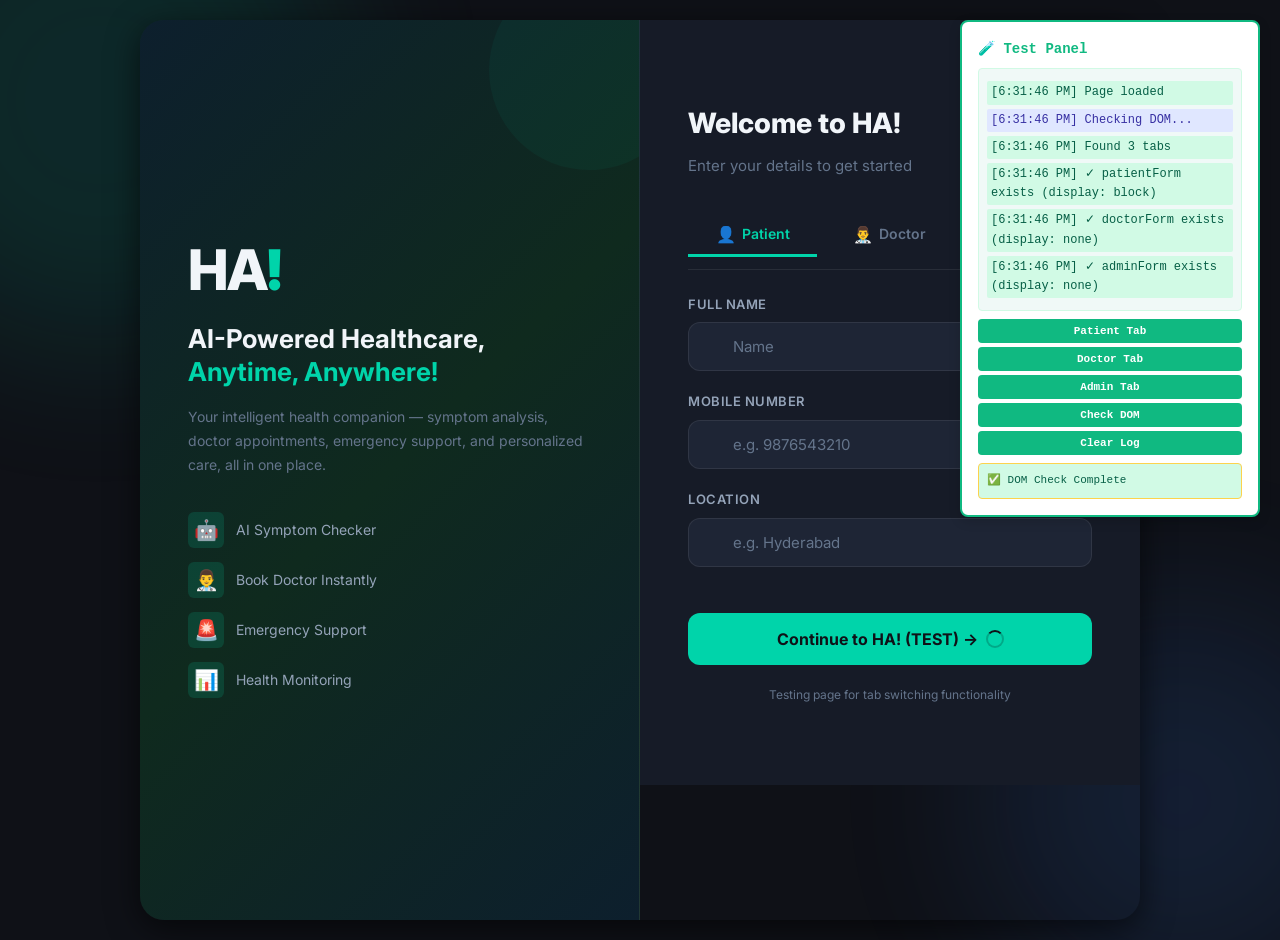
<file: frontend/test-login.html>
<!DOCTYPE html>
<html lang="en">
<head>
  <meta charset="UTF-8" />
  <meta name="viewport" content="width=device-width, initial-scale=1.0" />
  <title>HA! Login - Tab Test</title>
  <link rel="stylesheet" href="css/style.css" />
  <link rel="stylesheet" href="css/login.css" />
  <link rel="preconnect" href="https://fonts.googleapis.com" />
  <link href="https://fonts.googleapis.com/css2?family=Inter:wght@300;400;500;600;700;800&display=swap" rel="stylesheet" />
  <style>
    /* Test panel - appears in top-right corner */
    .test-panel {
      position: fixed;
      top: 20px;
      right: 20px;
      background: white;
      border: 2px solid #10b981;
      border-radius: 8px;
      padding: 16px;
      z-index: 10000;
      max-width: 300px;
      box-shadow: 0 4px 12px rgba(0,0,0,0.15);
      font-size: 12px;
      font-family: monospace;
    }
    .test-panel h3 {
      margin: 0 0 8px 0;
      color: #10b981;
      font-size: 14px;
    }
    .test-log {
      background: #f0f9f7;
      border: 1px solid #d1fae5;
      border-radius: 4px;
      padding: 8px;
      max-height: 300px;
      overflow-y: auto;
      margin-bottom: 8px;
    }
    .test-log-entry {
      margin: 4px 0;
      padding: 2px 4px;
      border-radius: 2px;
    }
    .test-log-entry.success {
      background: #d1fae5;
      color: #065f46;
    }
    .test-log-entry.error {
      background: #fee2e2;
      color: #991b1b;
    }
    .test-log-entry.info {
      background: #e0e7ff;
      color: #3730a3;
    }
    .test-actions {
      display: flex;
      flex-direction: column;
      gap: 4px;
    }
    .test-btn {
      padding: 6px 8px;
      background: #10b981;
      color: white;
      border: none;
      border-radius: 4px;
      cursor: pointer;
      font-size: 11px;
      font-weight: 600;
    }
    .test-btn:hover {
      background: #059669;
    }
    .test-status {
      margin-top: 8px;
      padding: 8px;
      background: #fffbeb;
      border: 1px solid #fcd34d;
      border-radius: 4px;
      font-size: 11px;
      color: #78350f;
    }
  </style>
</head>
<body class="login-body">

  <!-- Test Panel -->
  <div class="test-panel">
    <h3>🧪 Test Panel</h3>
    <div class="test-log" id="testLog"></div>
    <div class="test-actions">
      <button class="test-btn" onclick="testPatientTab()">Patient Tab</button>
      <button class="test-btn" onclick="testDoctorTab()">Doctor Tab</button>
      <button class="test-btn" onclick="testAdminTab()">Admin Tab</button>
      <button class="test-btn" onclick="checkDOM()">Check DOM</button>
      <button class="test-btn" onclick="clearLog()">Clear Log</button>
    </div>
    <div class="test-status" id="testStatus">Ready to test</div>
  </div>

  <!-- Animated background blobs -->
  <div class="bg-blob blob-1"></div>
  <div class="bg-blob blob-2"></div>
  <div class="bg-blob blob-3"></div>

  <div class="login-wrapper">

    <!-- Left Panel — Branding -->
    <div class="login-brand">
      <div class="brand-logo">
        <span class="logo-ha">HA</span><span class="logo-exclaim">!</span>
      </div>
      <h1 class="brand-tagline">AI-Powered Healthcare,<br /><em>Anytime, Anywhere!</em></h1>
      <p class="brand-sub">
        Your intelligent health companion — symptom analysis, doctor appointments,
        emergency support, and personalized care, all in one place.
      </p>
      <div class="brand-features">
        <div class="feat-item"><span class="feat-icon">🤖</span><span>AI Symptom Checker</span></div>
        <div class="feat-item"><span class="feat-icon">👨‍⚕️</span><span>Book Doctor Instantly</span></div>
        <div class="feat-item"><span class="feat-icon">🚨</span><span>Emergency Support</span></div>
        <div class="feat-item"><span class="feat-icon">📊</span><span>Health Monitoring</span></div>
      </div>
    </div>

    <!-- Right Panel — Login Form -->
    <div class="login-card">
      <div class="login-card-header">
        <h2>Welcome to HA!</h2>
        <p>Enter your details to get started</p>
      </div>

      <!-- Auth Method Tabs -->
      <div class="auth-tabs">
        <button class="auth-tab active" data-tab="patient">
          <span class="tab-icon">👤</span> Patient
        </button>
        <button class="auth-tab" data-tab="doctor">
          <span class="tab-icon">👨‍⚕️</span> Doctor
        </button>
        <button class="auth-tab" data-tab="admin">
          <span class="tab-icon">⚙️</span> Admin
        </button>
      </div>

      <!-- Patient Login Form -->
      <form id="patientForm" class="auth-method active" onsubmit="return false;">
        <div class="input-group">
          <label for="name">Full Name</label>
          <div class="input-wrap">
            <span class="input-icon">👤</span>
            <input type="text" id="name" placeholder="Name" autocomplete="off" />
          </div>
        </div>

        <div class="input-group">
          <label for="phone">Mobile Number</label>
          <div class="input-wrap">
            <span class="input-icon">📱</span>
            <input type="tel" id="phone" placeholder="e.g. 9876543210" maxlength="10" />
          </div>
        </div>

        <div class="input-group">
          <label for="location">Location</label>
          <div class="input-wrap">
            <span class="input-icon">📍</span>
            <input type="text" id="location" placeholder="e.g. Hyderabad" />
          </div>
        </div>

        <p id="error-msg" class="error-msg" aria-live="polite"></p>

        <button class="login-btn" onclick="testLogin()">
          <span id="btn-text">Continue to HA! (TEST) →</span>
          <span id="loader" class="spinner" aria-hidden="true"></span>
        </button>
      </form>

      <!-- Doctor Login Form -->
      <form id="doctorForm" class="auth-method" onsubmit="return false;">
        <div class="input-group">
          <label for="doctorEmail">Email Address</label>
          <div class="input-wrap">
            <span class="input-icon">✉️</span>
            <input type="email" id="doctorEmail" placeholder="doctor@hospital.com" />
          </div>
        </div>

        <div class="input-group">
          <label for="doctorPassword">Password</label>
          <div class="input-wrap">
            <span class="input-icon">🔐</span>
            <input type="password" id="doctorPassword" placeholder="••••••••" />
          </div>
        </div>

        <p id="doctor-error-msg" class="error-msg" aria-live="polite"></p>

        <button class="login-btn" onclick="testDoctorLogin()">
          <span class="doctor-btn-text">Login to Dashboard (TEST) →</span>
          <span class="doctor-loader spinner" style="display: none;" aria-hidden="true"></span>
        </button>
      </form>

      <!-- Admin Login Form -->
      <form id="adminForm" class="auth-method" onsubmit="return false;">
        <div class="admin-security-note">
          🔒 Secure Administrative Access
        </div>

        <div class="input-group">
          <label for="adminPin">Admin PIN</label>
          <div class="input-wrap">
            <span class="input-icon">🔐</span>
            <input type="password" id="adminPin" placeholder="••••" maxlength="4" inputmode="numeric" />
          </div>
        </div>

        <p id="admin-error-msg" class="error-msg" aria-live="polite"></p>

        <button class="login-btn admin-login-btn" onclick="testAdminLogin()">
          <span class="admin-btn-text">Access Dashboard (TEST) →</span>
          <span class="admin-loader spinner" style="display: none;" aria-hidden="true"></span>
        </button>
      </form>

      <p class="login-footer-note">
        Testing page for tab switching functionality
      </p>
    </div>

  </div>

  <script>
    // Test utilities
    const testLog = [];

    function log(message, type = 'info') {
      const entry = `[${new Date().toLocaleTimeString()}] ${message}`;
      testLog.push({ message: entry, type });
      updateLog();
      console.log(message);
    }

    function updateLog() {
      const logEl = document.getElementById('testLog');
      logEl.innerHTML = testLog.slice(-10).map(e => 
        `<div class="test-log-entry ${e.type}">${e.message}</div>`
      ).join('');
      logEl.scrollTop = logEl.scrollHeight;
    }

    function clearLog() {
      testLog.length = 0;
      updateLog();
      log('Log cleared', 'info');
    }

    function setStatus(status, type = 'info') {
      const statusEl = document.getElementById('testStatus');
      statusEl.textContent = status;
      statusEl.style.background = type === 'error' ? '#fee2e2' : type === 'success' ? '#d1fae5' : '#fffbeb';
      statusEl.style.color = type === 'error' ? '#991b1b' : type === 'success' ? '#065f46' : '#78350f';
    }

    // Test functions
    function switchAuthTab(tabName) {
      log(`Switching to ${tabName} tab...`, 'info');
      
      // Update tabs
      document.querySelectorAll('.auth-tab').forEach(tab => {
        tab.classList.remove('active');
      });
      const activeTab = document.querySelector(`[data-tab="${tabName}"]`);
      if (activeTab) {
        activeTab.classList.add('active');
        log(`✓ Tab "${tabName}" marked as active`, 'success');
      } else {
        log(`✗ Tab element not found for "${tabName}"`, 'error');
      }

      // Update forms
      document.querySelectorAll('.auth-method').forEach(form => {
        form.classList.remove('active');
        form.style.display = 'none';
      });

      const selectedForm = document.getElementById(`${tabName}Form`);
      if (selectedForm) {
        selectedForm.classList.add('active');
        selectedForm.style.display = 'block';
        const computed = window.getComputedStyle(selectedForm);
        log(`✓ Form "${tabName}Form" is now visible (display: ${computed.display})`, 'success');
        setStatus(`✅ ${tabName.toUpperCase()} tab active and form visible`, 'success');
      } else {
        log(`✗ Form element not found: ${tabName}Form`, 'error');
        setStatus(`❌ Form not found: ${tabName}Form`, 'error');
      }
    }

    function testPatientTab() {
      switchAuthTab('patient');
    }

    function testDoctorTab() {
      switchAuthTab('doctor');
    }

    function testAdminTab() {
      switchAuthTab('admin');
    }

    function checkDOM() {
      log('Checking DOM...', 'info');

      const tabs = document.querySelectorAll('.auth-tab');
      log(`Found ${tabs.length} tabs`, tabs.length === 3 ? 'success' : 'error');

      const forms = ['patientForm', 'doctorForm', 'adminForm'];
      forms.forEach(id => {
        const form = document.getElementById(id);
        if (form) {
          const display = window.getComputedStyle(form).display;
          log(`✓ ${id} exists (display: ${display})`, 'success');
        } else {
          log(`✗ ${id} NOT FOUND`, 'error');
        }
      });

      const styles = document.querySelector('style');
      if (styles && styles.textContent.includes('.auth-method')) {
        log(`✓ CSS for .auth-method found`, 'success');
      }

      setStatus('✅ DOM Check Complete', 'success');
    }

    function testLogin() {
      log('Patient form submit test', 'info');
      setStatus('Patient login test clicked', 'info');
    }

    function testDoctorLogin() {
      log('Doctor form submit test', 'info');
      setStatus('Doctor login test clicked', 'info');
    }

    function testAdminLogin() {
      log('Admin form submit test', 'info');
      setStatus('Admin login test clicked', 'info');
    }

    // Initialize
    window.addEventListener('load', () => {
      log('Page loaded', 'success');
      checkDOM();
    });
  </script>
</body>
</html>
</file>
<file: frontend/css/style.css>
/* ═══════════════════════════════════════════════════════════════
   HA! Healthcare AI — Global Base Styles
   style.css — CSS variables, reset, shared utilities ONLY
   Page-specific styles live in: chat.css / login.css / pages.css
   ═══════════════════════════════════════════════════════════════ */

/* ── CSS Custom Properties ──────────────────────────────────────── */
:root {
  /* Backgrounds */
  --bg-primary:    #0f1117;
  --bg-secondary:  #161b27;
  --bg-card:       #1e2535;
  --bg-hover:      #252d3d;
  --sidebar-bg:    #111827;

  /* Borders */
  --border-color:  rgba(255, 255, 255, 0.08);

  /* Accent Colors */
  --accent:        #00d4aa;
  --accent-dark:   #00b894;
  --accent-glow:   rgba(0, 212, 170, 0.15);
  --accent-red:    #ef4444;
  --accent-orange: #f97316;
  --accent-blue:   #3b82f6;

  /* Text */
  --text-primary:   #f1f5f9;
  --text-secondary: #94a3b8;
  --text-muted:     #64748b;

  /* Shadows */
  --shadow-sm: 0 1px 3px rgba(0, 0, 0, 0.4);
  --shadow-md: 0 4px 16px rgba(0, 0, 0, 0.5);
  --shadow-lg: 0 8px 32px rgba(0, 0, 0, 0.6);

  /* Border Radius */
  --radius-sm: 6px;
  --radius-md: 12px;
  --radius-lg: 18px;
  --radius-xl: 24px;

  /* Transitions */
  --transition: 0.2s ease;
}

/* ── Reset ──────────────────────────────────────────────────────── */
*,
*::before,
*::after {
  box-sizing: border-box;
  margin: 0;
  padding: 0;
}

html {
  scroll-behavior: smooth;
}

body {
  font-family: 'Inter', -apple-system, BlinkMacSystemFont, 'Segoe UI', sans-serif;
  background-color: var(--bg-primary);
  color: var(--text-primary);
  line-height: 1.6;
  -webkit-font-smoothing: antialiased;
  -moz-osx-font-smoothing: grayscale;
}

a {
  color: inherit;
  text-decoration: none;
}

button {
  cursor: pointer;
  font-family: inherit;
}

input,
textarea,
select {
  font-family: inherit;
  font-size: 15px;
  color: var(--text-primary);
}

img {
  max-width: 100%;
  display: block;
}

/* ── Logo ───────────────────────────────────────────────────────── */
.logo-ha {
  font-weight: 800;
  color: var(--text-primary);
  letter-spacing: -1px;
}

.logo-exclaim {
  font-weight: 900;
  color: var(--accent);
}

/* ── Shared Buttons ─────────────────────────────────────────────── */
.btn-primary {
  background: var(--accent);
  color: #0f1117;
  border: none;
  padding: 12px 24px;
  border-radius: var(--radius-md);
  font-size: 15px;
  font-weight: 600;
  cursor: pointer;
  display: inline-flex;
  align-items: center;
  gap: 8px;
  transition: background var(--transition), transform var(--transition);
}
.btn-primary:hover {
  background: var(--accent-dark);
  transform: translateY(-1px);
}

.btn-secondary {
  background: transparent;
  color: var(--text-secondary);
  border: 1px solid var(--border-color);
  padding: 12px 24px;
  border-radius: var(--radius-md);
  font-size: 15px;
  font-weight: 500;
  cursor: pointer;
  display: inline-flex;
  align-items: center;
  gap: 8px;
  transition: all var(--transition);
}
.btn-secondary:hover {
  background: var(--bg-hover);
  color: var(--text-primary);
  border-color: var(--accent);
}

.btn-danger {
  background: var(--accent-red);
  color: white;
  border: none;
  padding: 12px 24px;
  border-radius: var(--radius-md);
  font-size: 15px;
  font-weight: 600;
  cursor: pointer;
  transition: all var(--transition);
}
.btn-danger:hover {
  background: #dc2626;
}

/* ── Shared Form Elements ───────────────────────────────────────── */
.form-group {
  margin-bottom: 20px;
}

.form-group label {
  display: block;
  font-size: 13px;
  font-weight: 600;
  color: var(--text-secondary);
  text-transform: uppercase;
  letter-spacing: 0.5px;
  margin-bottom: 8px;
}

.form-group input,
.form-group select,
.form-group textarea {
  width: 100%;
  background: var(--bg-primary);
  border: 1px solid var(--border-color);
  border-radius: var(--radius-md);
  padding: 12px 16px;
  color: var(--text-primary);
  font-size: 15px;
  outline: none;
  transition: border-color var(--transition), box-shadow var(--transition);
}

.form-group input:focus,
.form-group select:focus,
.form-group textarea:focus {
  border-color: var(--accent);
  box-shadow: 0 0 0 3px var(--accent-glow);
}

.form-group select option {
  background: var(--bg-card);
}

.form-group textarea {
  resize: vertical;
  min-height: 80px;
}

.form-row {
  display: grid;
  grid-template-columns: 1fr 1fr;
  gap: 16px;
}

.required {
  color: var(--accent-red);
}

/* ── Error Message ──────────────────────────────────────────────── */
.error-msg {
  color: var(--accent-red);
  font-size: 13px;
  min-height: 20px;
  margin-top: 8px;
}

/* ── Spinners ───────────────────────────────────────────────────── */
.spinner {
  display: none;
  width: 20px;
  height: 20px;
  border: 2.5px solid rgba(255, 255, 255, 0.2);
  border-radius: 50%;
  border-top-color: white;
  animation: spin 0.8s linear infinite;
}

.spinner-large {
  width: 40px;
  height: 40px;
  border: 3px solid var(--border-color);
  border-radius: 50%;
  border-top-color: var(--accent);
  animation: spin 0.8s linear infinite;
  margin: 0 auto 16px;
}

@keyframes spin {
  to { transform: rotate(360deg); }
}

/* ── Loading State ──────────────────────────────────────────────── */
.loading-state {
  text-align: center;
  padding: 60px 20px;
  color: var(--text-muted);
}

/* ── Modal ──────────────────────────────────────────────────────── */
.modal-overlay {
  position: fixed;
  inset: 0;
  background: rgba(0, 0, 0, 0.7);
  backdrop-filter: blur(4px);
  z-index: 1000;
  display: flex;
  align-items: center;
  justify-content: center;
  padding: 20px;
  animation: fadeIn 0.2s ease;
}

.modal-card {
  background: var(--bg-card);
  border: 1px solid var(--border-color);
  border-radius: var(--radius-xl);
  width: 100%;
  max-width: 560px;
  max-height: 90vh;
  overflow-y: auto;
  box-shadow: var(--shadow-lg);
  animation: slideUp 0.25s ease;
}

.modal-header {
  display: flex;
  align-items: center;
  justify-content: space-between;
  padding: 24px 28px 0;
}

.modal-header h2 {
  font-size: 20px;
  font-weight: 700;
}

.modal-close {
  background: none;
  border: none;
  color: var(--text-muted);
  font-size: 24px;
  line-height: 1;
  cursor: pointer;
  padding: 4px;
  transition: color var(--transition);
}

.modal-close:hover {
  color: var(--text-primary);
}

.modal-body {
  padding: 24px 28px;
}

.modal-footer {
  padding: 0 28px 28px;
  display: flex;
  gap: 12px;
  justify-content: flex-end;
}

/* ── Shared Animations ──────────────────────────────────────────── */
@keyframes fadeIn {
  from { opacity: 0; }
  to   { opacity: 1; }
}

@keyframes slideUp {
  from { transform: translateY(20px); opacity: 0; }
  to   { transform: translateY(0);    opacity: 1; }
}

/* ── Custom Scrollbar ───────────────────────────────────────────── */
::-webkit-scrollbar {
  width: 6px;
}
::-webkit-scrollbar-track {
  background: transparent;
}
::-webkit-scrollbar-thumb {
  background: var(--border-color);
  border-radius: 3px;
}
::-webkit-scrollbar-thumb:hover {
  background: var(--text-muted);
}

/* ── Responsive Utility ─────────────────────────────────────────── */
@media (max-width: 768px) {
  .form-row {
    grid-template-columns: 1fr;
  }
}
</file>
<file: frontend/css/login.css>
/* ═══════════════════════════════════════════════════════════════
   HA! — Login Page Styles
   ═══════════════════════════════════════════════════════════════ */

.login-body {
  min-height: 100vh;
  display: flex;
  align-items: center;
  justify-content: center;
  background: var(--bg-primary);
  overflow-x: hidden;   /* allow vertical scroll, block horizontal only */
  overflow-y: auto;
  position: relative;
}

/* ── Animated Background Blobs ─────────────────────────────────── */
.bg-blob {
  position: fixed;
  border-radius: 50%;
  filter: blur(80px);
  opacity: 0.12;
  pointer-events: none;
  animation: blobFloat 8s ease-in-out infinite;
}
.blob-1 {
  width: 500px; height: 500px;
  background: var(--accent);
  top: -150px; left: -150px;
  animation-delay: 0s;
}
.blob-2 {
  width: 400px; height: 400px;
  background: var(--accent-blue);
  bottom: -100px; right: -100px;
  animation-delay: 3s;
}
.blob-3 {
  width: 300px; height: 300px;
  background: var(--accent-orange);
  top: 50%; left: 50%;
  transform: translate(-50%, -50%);
  animation-delay: 6s;
}
@keyframes blobFloat {
  0%, 100% { transform: scale(1) translate(0, 0); }
  50% { transform: scale(1.1) translate(20px, -20px); }
}

/* ── Wrapper ────────────────────────────────────────────────────── */
.login-wrapper {
  display: grid;
  grid-template-columns: 1fr 1fr;
  max-width: 1000px;
  width: 100%;
  margin: 20px;
  gap: 0;
  border-radius: var(--radius-xl);
  overflow: hidden;
  box-shadow: var(--shadow-lg);
  position: relative;
  z-index: 1;
}

/* ── Brand Panel ────────────────────────────────────────────────── */
.login-brand {
  background: linear-gradient(135deg, #0d1f2d 0%, #0f2a1e 50%, #0d1f2d 100%);
  padding: 60px 48px;
  display: flex;
  flex-direction: column;
  justify-content: center;
  border-right: 1px solid var(--border-color);
  position: relative;
  overflow: hidden;
  min-height: 100vh;
}
.login-brand::before {
  content: '';
  position: absolute;
  top: -50px; right: -50px;
  width: 200px; height: 200px;
  background: var(--accent);
  border-radius: 50%;
  opacity: 0.05;
}

.brand-logo {
  font-size: 56px;
  font-weight: 900;
  line-height: 1;
  margin-bottom: 24px;
}

.brand-tagline {
  font-size: 26px;
  font-weight: 700;
  line-height: 1.3;
  margin-bottom: 16px;
  color: var(--text-primary);
}
.brand-tagline em {
  font-style: normal;
  color: var(--accent);
}

.brand-sub {
  font-size: 14px;
  color: var(--text-muted);
  line-height: 1.7;
  margin-bottom: 36px;
}

.brand-features {
  display: flex;
  flex-direction: column;
  gap: 14px;
}
.feat-item {
  display: flex;
  align-items: center;
  gap: 12px;
  font-size: 14px;
  color: var(--text-secondary);
}
.feat-icon {
  font-size: 20px;
  width: 36px;
  height: 36px;
  background: var(--accent-glow);
  border-radius: var(--radius-sm);
  display: flex;
  align-items: center;
  justify-content: center;
  flex-shrink: 0;
}

/* ── Login Card ─────────────────────────────────────────────────── */
.login-card {
  background: var(--bg-secondary);
  padding: 60px 48px;
  display: flex;
  flex-direction: column;
  justify-content: center;
  min-height: 700px;
  max-height: 85vh;
  overflow-y: auto;
}

.login-card-header {
  margin-bottom: 36px;
}
.login-card-header h2 {
  font-size: 28px;
  font-weight: 800;
  margin-bottom: 8px;
}
.login-card-header p {
  color: var(--text-muted);
  font-size: 15px;
}

/* ── Input Group ────────────────────────────────────────────────── */
.input-group {
  margin-bottom: 20px;
}
.input-group label {
  display: block;
  font-size: 13px;
  font-weight: 600;
  color: var(--text-secondary);
  text-transform: uppercase;
  letter-spacing: 0.5px;
  margin-bottom: 8px;
}
.input-wrap {
  position: relative;
  display: flex;
  align-items: center;
}
.input-icon {
  position: absolute;
  left: 14px;
  font-size: 16px;
  pointer-events: none;
  z-index: 1;
}
.input-wrap input {
  width: 100%;
  background: var(--bg-card);
  border: 1px solid var(--border-color);
  border-radius: var(--radius-md);
  padding: 14px 16px 14px 44px;
  color: var(--text-primary);
  font-size: 15px;
  outline: none;
  transition: border-color var(--transition), box-shadow var(--transition);
  position: relative;
  z-index: 2;
  pointer-events: auto;
}
.input-wrap input:focus {
  border-color: var(--accent);
  box-shadow: 0 0 0 3px var(--accent-glow);
  outline: none;
}
.input-wrap input::placeholder { color: var(--text-muted); }

/* ── Login Button ───────────────────────────────────────────────── */
.login-btn {
  width: 100%;
  padding: 16px;
  background: var(--accent);
  color: #0f1117;
  border: none;
  border-radius: var(--radius-md);
  font-size: 16px;
  font-weight: 700;
  cursor: pointer;
  display: flex;
  align-items: center;
  justify-content: center;
  gap: 8px;
  transition: background var(--transition), transform var(--transition), box-shadow var(--transition);
  margin-top: 8px;
  min-height: 52px;
}
.login-btn:hover {
  background: var(--accent-dark);
  transform: translateY(-1px);
  box-shadow: 0 4px 20px rgba(0, 212, 170, 0.3);
}
.login-btn:active { transform: translateY(0); }

/* ── Footer Note ────────────────────────────────────────────────── */
.login-footer-note {
  margin-top: 20px;
  font-size: 12px;
  color: var(--text-muted);
  text-align: center;
  line-height: 1.6;
}
.login-footer-note a {
  color: var(--accent);
  text-decoration: underline;
}

/* ── Auth Tabs ──────────────────────────────────────────────────── */
.auth-tabs {
  display: flex;
  gap: 8px;
  margin-bottom: 24px;
  border-bottom: 1px solid var(--border-color);
  padding-bottom: 12px;
}
.auth-tab {
  flex: 1;
  padding: 10px 8px;
  background: none;
  border: none;
  border-bottom: 3px solid transparent;
  color: var(--text-muted);
  font-size: 14px;
  font-weight: 600;
  cursor: pointer;
  display: flex;
  align-items: center;
  justify-content: center;
  gap: 6px;
  transition: all var(--transition);
}
.auth-tab .tab-icon {
  font-size: 16px;
}
.auth-tab:hover {
  color: var(--text-secondary);
}
.auth-tab.active {
  color: var(--accent);
  border-bottom-color: var(--accent);
}

/* ── Auth Method Forms ──────────────────────────────────────────── */
.auth-method {
  display: none !important;
}
.auth-method.active {
  display: block !important;
}

/* ── Divider ────────────────────────────────────────────────────── */
.divider-or {
  text-align: center;
  margin: 28px 0 24px;
  font-size: 12px;
  color: var(--text-muted);
  position: relative;
  font-weight: 600;
}
.divider-or::before {
  content: '';
  position: absolute;
  left: 0;
  top: 50%;
  right: 0;
  height: 1px;
  background: var(--border-color);
  z-index: 1;
}
.divider-or {
  background: var(--bg-secondary);
  position: relative;
  z-index: 2;
  padding: 0 12px;
  width: fit-content;
  left: 50%;
  transform: translateX(-50%);
}

/* ── Alternative Auth Buttons ──────────────────────────────────── */
.auth-btn {
  width: 100%;
  padding: 12px 16px;
  background: var(--bg-card);
  color: var(--text-primary);
  border: 1px solid var(--border-color);
  border-radius: var(--radius-md);
  font-size: 15px;
  font-weight: 600;
  cursor: pointer;
  display: flex;
  align-items: center;
  justify-content: center;
  gap: 8px;
  transition: all var(--transition);
  margin-top: 8px;
}
.auth-btn:hover {
  background: var(--bg-secondary);
  border-color: var(--accent);
  color: var(--accent);
  transform: translateY(-1px);
}
.auth-btn .auth-icon {
  font-size: 16px;
}

/* Google Button Styling */
.google-btn {
  border-color: #dadce0;
}
.google-btn:hover {
  background: #f8f9fa;
  border-color: #d2d3d4;
}

/* Google Icon SVG */
.google-icon {
  width: 20px;
  height: 20px;
  display: inline-block;
}

/* ── Google Button Container ────────────────────────────────────── */
#googleButtonContainer {
  display: flex;
  justify-content: center;
  align-items: center;
  width: 100%;
  margin: 20px auto;
  padding: 0;
}

#googleButtonContainer > div {
  display: flex !important;
  justify-content: center !important;
  width: 100% !important;
}

/* Google button responsive sizing */
@media (max-width: 768px) {
  #googleButtonContainer {
    margin: 16px auto;
  }
}

.otp-btn {
  margin-top: 8px;
}

/* ── Admin Security Note ────────────────────────────────────────── */
.admin-security-note {
  background: rgba(220, 38, 38, 0.1);
  color: #991b1b;
  padding: 12px;
  border-radius: var(--radius-md);
  font-size: 13px;
  font-weight: 600;
  text-align: center;
  margin-bottom: 20px;
  border-left: 3px solid #dc2626;
}

/* ── Toggle Password ────────────────────────────────────────────── */
.toggle-password {
  position: absolute;
  right: 14px;
  background: none;
  border: none;
  cursor: pointer;
  font-size: 14px;
  opacity: 0.6;
  transition: opacity var(--transition);
}
.toggle-password:hover {
  opacity: 1;
}

/* ── Admin Login Button ─────────────────────────────────────────── */
.admin-login-btn {
  background: linear-gradient(135deg, #dc2626 0%, #b91c1c 100%);
  color: white;
  border: none;
}
.admin-login-btn:hover {
  background: linear-gradient(135deg, #b91c1c 0%, #991b1b 100%);
  transform: translateY(-1px);
  box-shadow: 0 4px 20px rgba(220, 38, 38, 0.3);
}

/* ── Responsive ─────────────────────────────────────────────────── */
@media (max-width: 768px) {
  /* Body must start at top and scroll freely */
  .login-body {
    align-items: flex-start;
    padding: 20px 0;
  }

  .login-wrapper {
    grid-template-columns: 1fr;
    margin: 0;
    border-radius: 0;
    /* No min-height: 100vh — let content define the height */
    width: 100%;
  }

  .login-brand {
    padding: 32px 24px 28px;
    border-right: none;
    border-bottom: 1px solid var(--border-color);
  }
  .brand-logo { font-size: 40px; }
  .brand-tagline { font-size: 20px; }

  .login-card {
    padding: 28px 24px 40px;
    /* Let the card grow to fit its content — no fixed height */
    justify-content: flex-start;
  }
}

/* ── Error message ─────────────────────────────────────────────── */
.error-msg {
  font-size: 13px;
  color: var(--accent-red, #ef4444);
  min-height: 18px;
  margin-bottom: 4px;
  line-height: 1.4;
}

/* ── OTP sent notice ───────────────────────────────────────────── */
.otp-sent-notice {
  display: flex;
  align-items: center;
  gap: 12px;
  background: rgba(0, 212, 170, 0.08);
  border: 1px solid rgba(0, 212, 170, 0.25);
  border-radius: 10px;
  padding: 14px 16px;
  margin-bottom: 20px;
}
.otp-sent-notice .otp-icon {
  font-size: 24px;
  flex-shrink: 0;
}
.otp-sent-notice strong {
  color: var(--accent, #00d4aa);
  font-size: 14px;
}

/* ── Spinner ────────────────────────────────────────────────────── */
.spinner {
  width: 18px;
  height: 18px;
  border: 2px solid rgba(0,0,0,0.2);
  border-top-color: #0f1117;
  border-radius: 50%;
  animation: spin 0.7s linear infinite;
  display: inline-block;
  vertical-align: middle;
}
@keyframes spin { to { transform: rotate(360deg); } }
</file>
<file: frontend/css/chat.css>
/* ═══════════════════════════════════════════════════════════════
   HA! Healthcare AI — Chat UI
   Gemini AI inspired · Glassmorphism · Premium Dark
   Covers every class used in chat.html — zero legacy rules
   ═══════════════════════════════════════════════════════════════ */

/* ── Extra design tokens (chat-specific) ────────────────────────── */
:root {
  --glass-bg:      rgba(255, 255, 255, 0.04);
  --glass-border:  rgba(255, 255, 255, 0.07);
  --glass-hover:   rgba(255, 255, 255, 0.07);
  --glow-cyan:     rgba(0, 212, 170, 0.18);
  --glow-cyan-sm:  rgba(0, 212, 170, 0.10);
  --sidebar-width: 240px;
  --input-max:     720px;
  --msg-max:       740px;
}

/* ══════════════════════════════════════════════════════════════════
   ROOT LAYOUT  —  .app-body
   ══════════════════════════════════════════════════════════════════ */
.app-body {
  display: flex;
  height: 100vh;
  width: 100vw;
  overflow: hidden;
  background: var(--bg-primary);
  /* Subtle radial glow behind everything */
  background-image:
    radial-gradient(ellipse 80% 60% at 50% -10%, rgba(0, 212, 170, 0.07) 0%, transparent 70%),
    radial-gradient(ellipse 60% 40% at 80% 90%,  rgba(59, 130, 246, 0.05) 0%, transparent 60%);
  position: relative;
}

/* ══════════════════════════════════════════════════════════════════
   SIDEBAR
   ══════════════════════════════════════════════════════════════════ */
.sidebar {
  width: var(--sidebar-width);
  height: 100vh;
  background: rgba(17, 24, 39, 0.85);
  backdrop-filter: blur(20px);
  -webkit-backdrop-filter: blur(20px);
  border-right: 1px solid var(--glass-border);
  display: flex;
  flex-direction: column;
  flex-shrink: 0;
  overflow: hidden;   /* prevent any child from overflowing sidebar bounds */
  z-index: 200;
  transition: transform 0.35s cubic-bezier(0.4, 0, 0.2, 1);
  position: relative;
}

/* Thin accent line on right edge */
.sidebar::after {
  content: '';
  position: absolute;
  top: 20%;
  right: -1px;
  width: 1px;
  height: 60%;
  background: linear-gradient(
    to bottom,
    transparent,
    var(--accent) 40%,
    var(--accent) 60%,
    transparent
  );
  opacity: 0.25;
  pointer-events: none;
}

/* ── Sidebar Top ─────────────────────────────────────────────────── */
.sidebar-top {
  padding: 28px 16px 20px;
  border-bottom: 1px solid var(--glass-border);
}

.sidebar-logo {
  font-size: 26px;
  font-weight: 900;
  letter-spacing: -1px;
  margin-bottom: 18px;
  padding: 0 6px;
  display: flex;
  align-items: center;
  gap: 1px;
}

/* New Chat button — pill style */
.btn-new-chat {
  width: 100%;
  background: var(--glass-bg);
  border: 1px solid var(--glass-border);
  color: var(--text-secondary);
  padding: 10px 14px;
  border-radius: 50px;
  font-size: 13px;
  font-weight: 500;
  cursor: pointer;
  display: flex;
  align-items: center;
  gap: 8px;
  transition:
    background 0.25s ease,
    border-color 0.25s ease,
    color 0.25s ease,
    box-shadow 0.25s ease;
}
.btn-new-chat svg {
  flex-shrink: 0;
  transition: transform 0.3s ease;
}
.btn-new-chat:hover {
  background: var(--glow-cyan-sm);
  border-color: rgba(0, 212, 170, 0.35);
  color: var(--accent);
  box-shadow: 0 0 16px var(--glow-cyan-sm);
}
.btn-new-chat:hover svg {
  transform: rotate(90deg);
}

/* ── Chat History Section ────────────────────────────────────────── */
.chat-history-section {
  flex: 1;
  display: flex;
  flex-direction: column;
  overflow: hidden;
  border-bottom: 1px solid var(--glass-border);
  min-height: 0;  /* Critical for flex children to not overflow */
}
.history-header {
  padding: 16px 16px 10px;
  font-size: 11px;
  font-weight: 600;
  color: var(--text-muted);
  text-transform: uppercase;
  letter-spacing: 0.5px;
  flex-shrink: 0;  /* Don't shrink header */
}

.history-search-box {
  padding: 10px 12px;
  flex-shrink: 0;
  position: relative;
  z-index: 10;
  background: rgba(17, 24, 39, 0.95);
  backdrop-filter: blur(10px);
  -webkit-backdrop-filter: blur(10px);
  border-bottom: 1px solid rgba(255, 255, 255, 0.05);
}

.history-search-box input {
  width: 100%;
  background: var(--glass-bg);
  border: 1px solid var(--glass-border);
  color: var(--text-secondary);
  padding: 8px 12px;
  border-radius: 6px;
  font-size: 12px;
  outline: none;
  transition: border-color 0.2s ease, background 0.2s ease;
}

.history-search-box input:focus {
  border-color: rgba(0, 212, 170, 0.3);
  background: rgba(0, 212, 170, 0.05);
}

.history-list {
  flex: 1;
  overflow-y: auto;
  overflow-x: hidden;
  padding: 0 10px 10px;
  display: flex;
  flex-direction: column;
  gap: 2px;
  min-height: 0;           /* Critical for scroll to work */
  max-height: 100%;         /* Ensure it doesn't exceed parent */
  flex-basis: 0;           /* Let flex grow/shrink properly */
}

/* Empty state */
.history-empty {
  display: flex;
  flex-direction: column;
  align-items: center;
  justify-content: center;
  padding: 40px 20px;
  text-align: center;
  gap: 12px;
}

.history-empty p {
  font-size: 12px;
  color: var(--text-muted);
  opacity: 0.6;
}

/* History item */
.history-item {
  display: flex;
  align-items: center;
  gap: 6px;
  border-radius: var(--radius-md);
  transition: background 0.2s ease;
  position: relative;
  overflow: hidden;
  min-height: 60px;
  padding: 8px 0;
  z-index: 1;
}

.history-item:hover {
  background: var(--glass-hover);
}

.history-item.active {
  background: var(--glow-cyan-sm);
  border: 1px solid rgba(0, 212, 170, 0.2);
}

.history-content {
  flex: 1;
  display: flex;
  align-items: center;
  gap: 10px;
  padding: 8px 12px;
  cursor: pointer;
  min-width: 0;
  height: 100%;
}

.history-icon {
  flex-shrink: 0;
  color: var(--text-muted);
  opacity: 0.6;
  display: flex;
  align-items: center;
  justify-content: center;
}

.history-item:hover .history-icon,
.history-item.active .history-icon {
  color: var(--accent);
  opacity: 1;
}

.history-text {
  flex: 1;
  min-width: 0;
  display: flex;
  flex-direction: column;
  gap: 4px;
  justify-content: center;
}

.history-preview {
  font-size: 13px;
  font-weight: 500;
  color: var(--text-secondary);
  white-space: nowrap;
  overflow: hidden;
  text-overflow: ellipsis;
  line-height: 1.4;
}

.history-item.active .history-preview {
  color: var(--accent);
}

.history-time {
  font-size: 11px;
  color: var(--text-muted);
  opacity: 0.6;
}

.history-delete {
  flex-shrink: 0;
  width: 28px;
  height: 28px;
  border-radius: 6px;
  background: transparent;
  border: none;
  color: var(--text-muted);
  cursor: pointer;
  display: flex;
  align-items: center;
  justify-content: center;
  opacity: 0;
  transition: all 0.2s ease;
  margin-right: 6px;
}

.history-item:hover .history-delete {
  opacity: 1;
}

.history-delete:hover {
  background: rgba(239, 68, 68, 0.15);
  color: var(--accent-red);
}

/* History action buttons (rename, archive) */
.history-actions {
  flex-shrink: 0;
  display: flex;
  gap: 4px;
  opacity: 0;
  transition: opacity 0.2s ease;
  margin-right: 6px;
}

.history-item:hover .history-actions {
  opacity: 1;
}

.history-action-btn {
  flex-shrink: 0;
  width: 24px;
  height: 24px;
  border-radius: 4px;
  background: transparent;
  border: none;
  color: var(--text-muted);
  cursor: pointer;
  display: flex;
  align-items: center;
  justify-content: center;
  transition: all 0.2s ease;
}

.history-action-btn:hover {
  background: var(--glass-hover);
  color: var(--accent);
}

/* Scrollbar styling for history list */
.history-list::-webkit-scrollbar {
  width: 6px;
}

.history-list::-webkit-scrollbar-track {
  background: transparent;
}

.history-list::-webkit-scrollbar-thumb {
  background: rgba(255, 255, 255, 0.1);
  border-radius: 3px;
}

.history-list::-webkit-scrollbar-thumb:hover {
  background: rgba(255, 255, 255, 0.15);
}

/* ── Sidebar Nav ─────────────────────────────────────────────────── */
.sidebar-nav {
  flex-shrink: 0;  /* Nav does NOT grow/scroll — fixed height */
  padding: 14px 10px;
  display: flex;
  flex-direction: column;
  gap: 3px;
  overflow: hidden;
}

.nav-item {
  display: flex;
  align-items: center;
  gap: 11px;
  padding: 10px 12px;
  border-radius: var(--radius-md);
  font-size: 13.5px;
  font-weight: 500;
  color: var(--text-muted);
  text-decoration: none;
  cursor: pointer;
  position: relative;
  transition:
    background 0.2s ease,
    color 0.2s ease,
    padding-left 0.2s ease;
  white-space: nowrap;
  overflow: hidden;
}

/* Hover state */
.nav-item:hover {
  background: var(--glass-hover);
  color: var(--text-secondary);
  padding-left: 16px;
}

/* Active state — glowing pill */
.nav-item.active {
  background: var(--glow-cyan-sm);
  color: var(--accent);
  font-weight: 600;
  border: 1px solid rgba(0, 212, 170, 0.2);
  box-shadow: inset 0 0 20px rgba(0, 212, 170, 0.05);
}

/* Active left accent bar */
.nav-item.active::before {
  content: '';
  position: absolute;
  left: 0;
  top: 20%;
  height: 60%;
  width: 3px;
  background: var(--accent);
  border-radius: 0 3px 3px 0;
  box-shadow: 0 0 8px var(--accent);
}

.nav-item svg {
  flex-shrink: 0;
  opacity: 0.7;
  transition: opacity 0.2s ease, transform 0.2s ease;
}
.nav-item:hover svg,
.nav-item.active svg {
  opacity: 1;
  transform: scale(1.05);
}

/* Emergency nav — red tint */
.emergency-nav {
  color: rgba(252, 165, 165, 0.7) !important;
}
.emergency-nav:hover {
  background: rgba(239, 68, 68, 0.08) !important;
  color: #fca5a5 !important;
  padding-left: 16px;
}
.emergency-nav.active {
  background: rgba(239, 68, 68, 0.12) !important;
  color: var(--accent-red) !important;
  border-color: rgba(239, 68, 68, 0.25) !important;
}
.emergency-nav.active::before {
  background: var(--accent-red) !important;
  box-shadow: 0 0 8px var(--accent-red) !important;
}

/* ── Sidebar Footer ──────────────────────────────────────────────── */
.sidebar-footer {
  padding: 16px;
  border-top: 1px solid var(--glass-border);
}

.user-profile {
  display: flex;
  align-items: center;
  gap: 10px;
  margin-bottom: 12px;
  padding: 8px 6px;
  border-radius: var(--radius-md);
  transition: background 0.2s ease;
}
.user-profile:hover {
  background: var(--glass-hover);
}

.user-avatar {
  width: 34px;
  height: 34px;
  border-radius: 50%;
  background: linear-gradient(135deg, var(--accent) 0%, var(--accent-blue) 100%);
  display: flex;
  align-items: center;
  justify-content: center;
  font-weight: 700;
  font-size: 13px;
  color: #0a0f1a;
  flex-shrink: 0;
  box-shadow: 0 0 12px var(--glow-cyan-sm);
}

.user-info {
  display: flex;
  flex-direction: column;
  overflow: hidden;
  flex: 1;
}
.user-name {
  font-size: 13px;
  font-weight: 600;
  color: var(--text-primary);
  white-space: nowrap;
  overflow: hidden;
  text-overflow: ellipsis;
  line-height: 1.3;
}
.user-location {
  font-size: 11px;
  color: var(--text-muted);
  white-space: nowrap;
  overflow: hidden;
  text-overflow: ellipsis;
}

.logout-btn {
  width: 100%;
  background: transparent;
  border: 1px solid var(--glass-border);
  color: var(--text-muted);
  padding: 9px 12px;
  border-radius: 50px;
  font-size: 12.5px;
  font-weight: 500;
  cursor: pointer;
  display: flex;
  align-items: center;
  gap: 8px;
  transition: all 0.25s ease;
}
.logout-btn:hover {
  background: rgba(239, 68, 68, 0.08);
  border-color: rgba(239, 68, 68, 0.35);
  color: var(--accent-red);
}

/* ══════════════════════════════════════════════════════════════════
   MAIN CONTENT
   ══════════════════════════════════════════════════════════════════ */
.main-content {
  flex: 1;
  display: flex;
  flex-direction: column;
  height: 100vh;
  overflow: hidden;
  position: relative;
  min-width: 0;
}

/* ── Mobile Header ───────────────────────────────────────────────── */
.mobile-header {
  display: none;
  align-items: center;
  gap: 14px;
  padding: 14px 20px;
  border-bottom: 1px solid var(--glass-border);
  background: rgba(15, 17, 23, 0.9);
  backdrop-filter: blur(16px);
  -webkit-backdrop-filter: blur(16px);
  position: sticky;
  top: 0;
  z-index: 50;
  flex-shrink: 0;
}

.hamburger {
  background: none;
  border: none;
  color: var(--text-secondary);
  cursor: pointer;
  padding: 6px;
  border-radius: var(--radius-sm);
  display: flex;
  align-items: center;
  justify-content: center;
  transition: color 0.2s ease, background 0.2s ease;
}
.hamburger:hover {
  color: var(--text-primary);
  background: var(--glass-hover);
}

.mobile-logo {
  font-size: 22px;
  font-weight: 900;
  letter-spacing: -1px;
}

/* ══════════════════════════════════════════════════════════════════
   CHAT CONTAINER  —  scrollable message area
   ══════════════════════════════════════════════════════════════════ */
.chat-container {
  flex: 1;
  overflow-y: auto;
  overflow-x: hidden;
  /* Bottom padding = input area height + breathing room for cards */
  padding-bottom: 280px;
  scroll-behavior: smooth;
}

/* ══════════════════════════════════════════════════════════════════
   WELCOME SCREEN  —  Gemini-style centered hero
   ══════════════════════════════════════════════════════════════════ */
.welcome-screen {
  display: flex;
  flex-direction: column;
  align-items: center;
  justify-content: center;
  min-height: calc(100vh - 200px);
  padding: 60px 24px 40px;
  text-align: center;
  position: relative;
}

/* Radial glow behind welcome content */
.welcome-screen::before {
  content: '';
  position: absolute;
  top: 50%;
  left: 50%;
  transform: translate(-50%, -60%);
  width: 600px;
  height: 400px;
  background: radial-gradient(
    ellipse at center,
    rgba(0, 212, 170, 0.08) 0%,
    rgba(59, 130, 246, 0.04) 40%,
    transparent 70%
  );
  pointer-events: none;
  z-index: 0;
}

.welcome-screen > * {
  position: relative;
  z-index: 1;
}

/* Large logo mark */
.welcome-logo {
  font-size: 72px;
  font-weight: 900;
  letter-spacing: -3px;
  line-height: 1;
  margin-bottom: 24px;
  /* Gradient text effect */
  background: linear-gradient(135deg, var(--accent) 0%, #7dd3fc 60%, var(--accent) 100%);
  background-size: 200% auto;
  -webkit-background-clip: text;
  -webkit-text-fill-color: transparent;
  background-clip: text;
  animation: shimmer 4s linear infinite;
  filter: drop-shadow(0 0 32px rgba(0, 212, 170, 0.3));
}

@keyframes shimmer {
  0%   { background-position: 0% center; }
  100% { background-position: 200% center; }
}

.welcome-screen h2 {
  font-size: 32px;
  font-weight: 700;
  color: var(--text-primary);
  letter-spacing: -0.5px;
  margin-bottom: 12px;
  line-height: 1.2;
}

.welcome-screen p {
  font-size: 16px;
  color: var(--text-muted);
  max-width: 440px;
  line-height: 1.7;
  margin-bottom: 44px;
  font-weight: 400;
}

/* ── Quick Prompt Cards ──────────────────────────────────────────── */
.quick-prompts {
  display: grid;
  grid-template-columns: repeat(2, 1fr);
  gap: 20px;
  max-width: 620px;
  width: 100%;
}

.quick-btn {
  background: var(--glass-bg);
  border: 1px solid var(--glass-border);
  color: var(--text-secondary);
  padding: 18px 20px;
  border-radius: var(--radius-lg);
  font-size: 14px;
  font-weight: 500;
  cursor: pointer;
  text-align: left;
  line-height: 1.5;
  min-height: 64px;
  display: flex;
  flex-direction: column;
  justify-content: center;
  transition:
    background 0.25s ease,
    border-color 0.25s ease,
    color 0.25s ease,
    transform 0.2s ease,
    box-shadow 0.25s ease;
  backdrop-filter: blur(8px);
  -webkit-backdrop-filter: blur(8px);
}
.quick-btn:hover {
  background: var(--glow-cyan-sm);
  border-color: rgba(0, 212, 170, 0.3);
  color: var(--text-primary);
  transform: translateY(-2px);
  box-shadow: 0 8px 24px rgba(0, 212, 170, 0.08);
}
.quick-btn:active {
  transform: translateY(0);
}

/* ══════════════════════════════════════════════════════════════════
   CHAT MESSAGES
   ══════════════════════════════════════════════════════════════════ */
.message-row {
  display: flex;
  justify-content: center;
  padding: 6px 24px;
  animation: msgFadeIn 0.35s cubic-bezier(0.4, 0, 0.2, 1) both;
}

/* AI rows get a very subtle tinted background */
.message-row.ai {
  background: rgba(255, 255, 255, 0.015);
}

@keyframes msgFadeIn {
  from {
    opacity: 0;
    transform: translateY(10px);
  }
  to {
    opacity: 1;
    transform: translateY(0);
  }
}

.message-content {
  max-width: var(--msg-max);
  width: 100%;
  display: flex;
  gap: 14px;
  align-items: flex-start;
  padding: 14px 0;
}

/* ── Avatars ─────────────────────────────────────────────────────── */
.avatar {
  width: 32px;
  height: 32px;
  border-radius: 50%;
  display: flex;
  align-items: center;
  justify-content: center;
  font-weight: 700;
  font-size: 12px;
  flex-shrink: 0;
  margin-top: 2px;
}

.avatar.user {
  background: linear-gradient(135deg, #5436da, #7c3aed);
  color: white;
  box-shadow: 0 0 12px rgba(124, 58, 237, 0.3);
}

.avatar.ai {
  background: linear-gradient(135deg, var(--accent), #7dd3fc);
  color: #0a0f1a;
  box-shadow: 0 0 12px var(--glow-cyan-sm);
}

/* ── Message Text ────────────────────────────────────────────────── */
.msg-text {
  flex: 1;
  font-size: 15px;
  line-height: 1.75;
  color: var(--text-primary);
  min-width: 0;
}

.msg-text p {
  margin-bottom: 10px;
}
.msg-text p:last-child {
  margin-bottom: 0;
}

.msg-text ul,
.msg-text ol {
  margin-left: 22px;
  margin-bottom: 10px;
}
.msg-text li {
  margin-bottom: 5px;
}

.msg-text strong {
  color: var(--accent);
  font-weight: 600;
}

.msg-text em {
  color: var(--text-secondary);
}

.msg-text code {
  background: rgba(0, 212, 170, 0.08);
  border: 1px solid rgba(0, 212, 170, 0.15);
  color: var(--accent);
  padding: 2px 7px;
  border-radius: 5px;
  font-size: 13px;
  font-family: 'Courier New', 'Fira Code', monospace;
}

.msg-text pre {
  background: rgba(0, 0, 0, 0.4);
  border: 1px solid var(--glass-border);
  border-radius: var(--radius-md);
  padding: 16px 18px;
  overflow-x: auto;
  margin: 12px 0;
}
.msg-text pre code {
  background: none;
  border: none;
  padding: 0;
  color: var(--text-secondary);
}

.msg-text h1, .msg-text h2, .msg-text h3 {
  color: var(--text-primary);
  font-weight: 600;
  margin: 14px 0 8px;
}

/* Timestamp */
.msg-time {
  font-size: 10.5px;
  color: var(--text-muted);
  margin-top: 6px;
  opacity: 0.7;
}

/* ── Thinking / Loading Dots ─────────────────────────────────────── */
.thinking-dots {
  display: flex;
  align-items: center;
  gap: 4px;
  padding: 6px 0;
}

.thinking-dots span {
  display: inline-block;
  width: 7px;
  height: 7px;
  background: var(--accent);
  border-radius: 50%;
  animation: dotPulse 1.4s ease-in-out infinite;
  opacity: 0.6;
}
.thinking-dots span:nth-child(1) { animation-delay: 0s; }
.thinking-dots span:nth-child(2) { animation-delay: 0.2s; }
.thinking-dots span:nth-child(3) { animation-delay: 0.4s; }

@keyframes dotPulse {
  0%, 80%, 100% {
    transform: scale(0.7);
    opacity: 0.4;
  }
  40% {
    transform: scale(1.1);
    opacity: 1;
  }
}

/* ══════════════════════════════════════════════════════════════════
   INPUT AREA  —  Gemini-style floating pill
   ══════════════════════════════════════════════════════════════════ */
.input-area {
  position: absolute;
  bottom: 0;
  left: 0;
  right: 0;
  /* Fade from transparent to bg so messages scroll under it cleanly */
  background: linear-gradient(
    to bottom,
    transparent 0%,
    rgba(15, 17, 23, 0.7) 25%,
    rgba(15, 17, 23, 0.97) 55%,
    var(--bg-primary) 100%
  );
  padding: 16px 24px 28px;
  display: flex;
  flex-direction: column;
  align-items: center;
  pointer-events: none; /* let clicks pass through gradient area */
}

/* Re-enable pointer events on actual interactive children */
.input-area > * {
  pointer-events: auto;
}

/* ── Input Box — floating pill ───────────────────────────────────── */
.input-box {
  width: 100%;
  max-width: var(--input-max);
  background: rgba(30, 37, 53, 0.85);
  backdrop-filter: blur(24px);
  -webkit-backdrop-filter: blur(24px);
  border: 1px solid var(--glass-border);
  border-radius: 28px;
  padding: 14px 14px 14px 22px;
  display: flex;
  align-items: flex-end;
  gap: 10px;
  box-shadow:
    0 4px 24px rgba(0, 0, 0, 0.4),
    0 0 0 1px rgba(255, 255, 255, 0.04) inset;
  transition:
    border-color 0.3s ease,
    box-shadow 0.3s ease;
}

.input-box:focus-within {
  border-color: rgba(0, 212, 170, 0.4);
  box-shadow:
    0 4px 32px rgba(0, 0, 0, 0.5),
    0 0 0 1px rgba(255, 255, 255, 0.05) inset,
    0 0 24px rgba(0, 212, 170, 0.08);
}

/* ── Textarea inside input box ───────────────────────────────────── */
.input-box textarea {
  flex: 1;
  background: transparent;
  border: none;
  outline: none;
  color: var(--text-primary);
  font-size: 15px;
  font-weight: 400;
  line-height: 1.55;
  resize: none;
  max-height: 180px;
  padding: 2px 0;
  /* Prevent textarea from having its own scrollbar until needed */
  overflow-y: auto;
}

.input-box textarea::placeholder {
  color: var(--text-muted);
  font-weight: 400;
}

/* ── Send Button ─────────────────────────────────────────────────── */
.send-btn {
  width: 40px;
  height: 40px;
  border-radius: 50%;
  border: none;
  background: var(--accent);
  color: #0a0f1a;
  display: flex;
  align-items: center;
  justify-content: center;
  flex-shrink: 0;
  cursor: pointer;
  transition:
    background 0.25s ease,
    transform 0.2s ease,
    box-shadow 0.25s ease;
  box-shadow: 0 0 16px var(--glow-cyan-sm);
}

.send-btn:hover {
  background: var(--accent-dark);
  transform: scale(1.08);
  box-shadow: 0 0 24px var(--glow-cyan);
}

.send-btn:active {
  transform: scale(0.96);
}

.send-btn:disabled {
  background: rgba(255, 255, 255, 0.08);
  color: var(--text-muted);
  cursor: not-allowed;
  transform: none;
  box-shadow: none;
}

/* ── Disclaimer text ─────────────────────────────────────────────── */
.input-disclaimer {
  font-size: 11px;
  color: var(--text-muted);
  margin-top: 10px;
  text-align: center;
  opacity: 0.7;
  letter-spacing: 0.1px;
}

/* ══════════════════════════════════════════════════════════════════
   MOBILE RESPONSIVE  ≤ 768px
   ══════════════════════════════════════════════════════════════════ */
@media (max-width: 768px) {

  /* Sidebar slides off-screen, toggled by .open class */
  .sidebar {
    position: fixed;
    top: 0;
    left: 0;
    bottom: 0;
    transform: translateX(-100%);
    box-shadow: none;
  }

  .sidebar.open {
    transform: translateX(0);
    box-shadow: 8px 0 40px rgba(0, 0, 0, 0.6);
    width: 260px;  /* Wider sidebar on mobile when open */
    max-width: 75vw;
  }

  /* History list remains scrollable on mobile */
  .chat-history-section {
    flex: 1;
    overflow: hidden;
  }

  .history-actions {
    opacity: 0.7;  /* Always somewhat visible on mobile */
  }

  .history-item:hover .history-actions {
    opacity: 1;
  }

  /* Main content shifts when sidebar is open */
  .main-content {
    flex: 1;
  }

  /* Mobile header */
  .mobile-header {
    display: flex;
  }

  .hamburger {
    background: none;
    border: none;
    color: var(--text-primary);
    width: 40px;
    height: 40px;
    cursor: pointer;
    display: flex;
    align-items: center;
    justify-content: center;
    transition: opacity 0.2s ease;
  }

  .hamburger:active {
    opacity: 0.6;
  }

  /* Chat area adjusts */
  .chat-container {
    padding-bottom: 180px;
  }

  /* Input area */
  .input-area {
    padding: 12px 14px 20px;
  }

  .input-box {
    border-radius: 22px;
    padding: 12px 12px 12px 18px;
  }

  .send-btn {
    width: 36px;
    height: 36px;
  }

  /* Dim overlay when sidebar is open */
  .sidebar.open ~ .main-content::before {
    content: '';
    position: fixed;
    inset: 0;
    background: rgba(0, 0, 0, 0.5);
    z-index: 150;
    animation: fadeIn 0.2s ease;
  }

  /* Show mobile header */
  .mobile-header {
    display: flex;
  }

  /* Welcome screen adjustments */
  .welcome-screen {
    min-height: calc(100vh - 280px);
    padding: 40px 16px 32px;
  }

  .welcome-logo {
    font-size: 52px;
  }

  .welcome-screen h2 {
    font-size: 24px;
  }

  .welcome-screen p {
    font-size: 14px;
    margin-bottom: 32px;
  }

  /* Single column quick prompts on mobile */
  .quick-prompts {
    grid-template-columns: 1fr;
    max-width: 100%;
    gap: 14px;
  }

  .quick-btn {
    padding: 16px 18px;
    min-height: 56px;
  }

  /* Messages full width */
  .message-row {
    padding: 4px 12px;
  }

  .message-content {
    gap: 10px;
    padding: 12px 0;
  }

  .msg-text {
    font-size: 14.5px;
  }

  /* Input area */
  .input-area {
    padding: 12px 14px 20px;
  }

  .input-box {
    border-radius: 22px;
    padding: 12px 12px 12px 18px;
  }

  .send-btn {
    width: 36px;
    height: 36px;
  }
}

/* ══════════════════════════════════════════════════════════════════
   TABLET  769px – 1024px
   ══════════════════════════════════════════════════════════════════ */
@media (min-width: 769px) and (max-width: 1024px) {
  :root {
    --sidebar-width: 210px;
  }

  .welcome-screen h2 {
    font-size: 28px;
  }

  .quick-prompts {
    max-width: 480px;
  }
}

/* ══════════════════════════════════════════════════════════════════
   LARGE SCREENS  ≥ 1400px
   ══════════════════════════════════════════════════════════════════ */
@media (min-width: 1400px) {
  :root {
    --input-max: 800px;
    --msg-max:   820px;
  }

  .welcome-screen h2 {
    font-size: 36px;
  }

  .welcome-logo {
    font-size: 80px;
  }
}
</file>
<file: frontend/css/pages.css>
/* ═══════════════════════════════════════════════════════════════
   HA! — Inner Pages Styles (Symptoms, Doctors, Appointments, Emergency)
   ═══════════════════════════════════════════════════════════════ */

/* ── Page Layout ────────────────────────────────────────────────── */
.page-main {
  overflow-y: auto;
}

.page-content {
  max-width: 900px;
  margin: 0 auto;
  padding: 40px 32px 60px;
}

.page-header {
  margin-bottom: 32px;
}
.page-header h1 {
  font-size: 28px;
  font-weight: 800;
  margin-bottom: 8px;
}
.page-header p {
  color: var(--text-muted);
  font-size: 15px;
}

/* ═══════════════════════════════════════════════════════════════
   SYMPTOM CHECKER
   ═══════════════════════════════════════════════════════════════ */

.symptom-form-card {
  background: var(--bg-card);
  border: 1px solid var(--border-color);
  border-radius: var(--radius-xl);
  padding: 32px;
  margin-bottom: 28px;
}

.symptom-input-wrap {
  display: flex;
  gap: 10px;
}
.symptom-input-wrap input {
  flex: 1;
  background: var(--bg-primary);
  border: 1px solid var(--border-color);
  border-radius: var(--radius-md);
  padding: 12px 16px;
  color: var(--text-primary);
  font-size: 15px;
  outline: none;
  transition: border-color var(--transition), box-shadow var(--transition);
}
.symptom-input-wrap input:focus {
  border-color: var(--accent);
  box-shadow: 0 0 0 3px var(--accent-glow);
}

.add-sym-btn {
  background: var(--accent);
  color: #0f1117;
  border: none;
  padding: 12px 20px;
  border-radius: var(--radius-md);
  font-size: 14px;
  font-weight: 600;
  cursor: pointer;
  transition: background var(--transition);
  white-space: nowrap;
}
.add-sym-btn:hover { background: var(--accent-dark); }

.symptom-tags {
  display: flex;
  flex-wrap: wrap;
  gap: 8px;
  margin-top: 12px;
  min-height: 10px;
}
.symptom-tag {
  background: var(--accent-glow);
  border: 1px solid rgba(0, 212, 170, 0.3);
  color: var(--accent);
  padding: 6px 12px;
  border-radius: 20px;
  font-size: 13px;
  font-weight: 500;
  display: flex;
  align-items: center;
  gap: 6px;
  animation: tagPop 0.2s ease;
}
@keyframes tagPop {
  from { transform: scale(0.8); opacity: 0; }
  to   { transform: scale(1); opacity: 1; }
}
.tag-remove {
  background: none;
  border: none;
  color: var(--accent);
  cursor: pointer;
  font-size: 16px;
  line-height: 1;
  padding: 0;
  opacity: 0.7;
  transition: opacity var(--transition);
}
.tag-remove:hover { opacity: 1; }

.common-symptoms {
  display: flex;
  flex-wrap: wrap;
  gap: 8px;
}
.common-sym-btn {
  background: var(--bg-primary);
  border: 1px solid var(--border-color);
  color: var(--text-secondary);
  padding: 8px 14px;
  border-radius: 20px;
  font-size: 13px;
  cursor: pointer;
  transition: all var(--transition);
}
.common-sym-btn:hover {
  border-color: var(--accent);
  color: var(--accent);
  background: var(--accent-glow);
}

.analyze-btn {
  width: 100%;
  background: var(--accent);
  color: #0f1117;
  border: none;
  padding: 16px;
  border-radius: var(--radius-md);
  font-size: 16px;
  font-weight: 700;
  cursor: pointer;
  display: flex;
  align-items: center;
  justify-content: center;
  gap: 10px;
  transition: all var(--transition);
  margin-top: 8px;
}
.analyze-btn:hover {
  background: var(--accent-dark);
  transform: translateY(-1px);
  box-shadow: 0 4px 20px rgba(0, 212, 170, 0.3);
}
.analyze-btn:disabled {
  background: var(--bg-hover);
  color: var(--text-muted);
  cursor: not-allowed;
  transform: none;
  box-shadow: none;
}

/* ── Analysis Result ────────────────────────────────────────────── */
.analysis-result {
  background: var(--bg-card);
  border: 1px solid var(--border-color);
  border-radius: var(--radius-xl);
  padding: 32px;
  animation: fadeIn 0.4s ease;
}
.result-header {
  display: flex;
  align-items: center;
  justify-content: space-between;
  margin-bottom: 20px;
  flex-wrap: wrap;
  gap: 10px;
}
.result-header h2 { font-size: 20px; font-weight: 700; }
.result-disclaimer {
  font-size: 12px;
  color: var(--accent-orange);
  background: rgba(249, 115, 22, 0.1);
  padding: 4px 10px;
  border-radius: 20px;
}
.result-body {
  font-size: 15px;
  line-height: 1.8;
  color: var(--text-secondary);
  margin-bottom: 24px;
}
.result-body p { margin-bottom: 10px; }
.result-body strong { color: var(--text-primary); }
.result-body ul, .result-body ol { margin-left: 20px; margin-bottom: 10px; }
.result-body li { margin-bottom: 6px; }
.result-actions {
  display: flex;
  gap: 12px;
  flex-wrap: wrap;
}

/* ═══════════════════════════════════════════════════════════════
   DOCTORS PAGE
   ═══════════════════════════════════════════════════════════════ */

.doctor-filters {
  margin-bottom: 28px;
  display: flex;
  flex-direction: column;
  gap: 14px;
}

.search-wrap {
  position: relative;
  display: flex;
  align-items: center;
}
.search-wrap svg {
  position: absolute;
  left: 14px;
  color: var(--text-muted);
  pointer-events: none;
}
.search-wrap input {
  width: 100%;
  background: var(--bg-card);
  border: 1px solid var(--border-color);
  border-radius: var(--radius-md);
  padding: 13px 16px 13px 44px;
  color: var(--text-primary);
  font-size: 15px;
  outline: none;
  transition: border-color var(--transition), box-shadow var(--transition);
}
.search-wrap input:focus {
  border-color: var(--accent);
  box-shadow: 0 0 0 3px var(--accent-glow);
}

.specialty-filters {
  display: flex;
  flex-wrap: wrap;
  gap: 8px;
}
.spec-filter {
  background: var(--bg-card);
  border: 1px solid var(--border-color);
  color: var(--text-secondary);
  padding: 7px 16px;
  border-radius: 20px;
  font-size: 13px;
  font-weight: 500;
  cursor: pointer;
  transition: all var(--transition);
}
.spec-filter:hover {
  border-color: var(--accent);
  color: var(--accent);
}
.spec-filter.active {
  background: var(--accent-glow);
  border-color: var(--accent);
  color: var(--accent);
  font-weight: 600;
}

/* ── Doctors Grid ───────────────────────────────────────────────── */
.doctors-grid {
  display: grid;
  grid-template-columns: repeat(auto-fill, minmax(280px, 1fr));
  gap: 20px;
}

.doctor-card {
  background: var(--bg-card);
  border: 1px solid var(--border-color);
  border-radius: var(--radius-xl);
  padding: 24px;
  transition: all var(--transition);
  animation: fadeIn 0.3s ease;
  position: relative;
}
.doctor-card:hover {
  border-color: var(--accent);
  transform: translateY(-2px);
  box-shadow: 0 8px 24px rgba(0, 212, 170, 0.1);
}

.nearby-badge {
  position: absolute;
  top: 12px;
  right: 12px;
  background: var(--accent);
  color: #0f1117;
  padding: 4px 12px;
  border-radius: 12px;
  font-size: 12px;
  font-weight: 700;
  animation: slideIn 0.3s ease;
}

@keyframes slideIn {
  from {
    opacity: 0;
    transform: translateX(10px);
  }
  to {
    opacity: 1;
    transform: translateX(0);
  }
}

.doctor-card-top {
  display: flex;
  gap: 14px;
  margin-bottom: 16px;
}
.doctor-avatar {
  width: 56px;
  height: 56px;
  border-radius: var(--radius-md);
  background: linear-gradient(135deg, var(--accent), var(--accent-blue));
  display: flex;
  align-items: center;
  justify-content: center;
  font-size: 22px;
  font-weight: 800;
  color: #0f1117;
  flex-shrink: 0;
}
.doctor-info { flex: 1; }
.doctor-name {
  font-size: 16px;
  font-weight: 700;
  margin-bottom: 3px;
}
.doctor-specialty {
  font-size: 13px;
  color: var(--accent);
  font-weight: 500;
  margin-bottom: 4px;
}
.doctor-hospital {
  font-size: 12px;
  color: var(--text-muted);
}

.doctor-location {
  font-size: 12px !important;
  color: var(--text-muted) !important;
  margin-top: 4px;
}

.doctor-meta {
  display: flex;
  gap: 16px;
  margin-bottom: 16px;
  flex-wrap: wrap;
}
.meta-item {
  display: flex;
  align-items: center;
  gap: 5px;
  font-size: 13px;
  color: var(--text-secondary);
}
.meta-item .meta-icon { font-size: 14px; }

.doctor-rating {
  display: flex;
  align-items: center;
  gap: 4px;
  font-size: 13px;
  font-weight: 600;
  color: #fbbf24;
}

.doctor-fee {
  font-size: 13px;
  color: var(--text-secondary);
  margin-bottom: 16px;
}
.doctor-fee strong {
  color: var(--accent);
  font-size: 16px;
}

.book-btn {
  width: 100%;
  background: var(--accent);
  color: #0f1117;
  border: none;
  padding: 12px;
  border-radius: var(--radius-md);
  font-size: 14px;
  font-weight: 700;
  cursor: pointer;
  transition: all var(--transition);
}
.book-btn:hover {
  background: var(--accent-dark);
  transform: translateY(-1px);
}

/* ── Booking Modal ──────────────────────────────────────────────── */
.doctor-mini-card {
  background: var(--bg-primary);
  border-radius: var(--radius-md);
  padding: 16px;
  margin-bottom: 20px;
  display: flex;
  gap: 12px;
  align-items: center;
}
.mini-avatar {
  width: 44px;
  height: 44px;
  border-radius: var(--radius-sm);
  background: linear-gradient(135deg, var(--accent), var(--accent-blue));
  display: flex;
  align-items: center;
  justify-content: center;
  font-size: 18px;
  font-weight: 800;
  color: #0f1117;
  flex-shrink: 0;
}
.mini-info .mini-name { font-size: 15px; font-weight: 700; }
.mini-info .mini-spec { font-size: 13px; color: var(--accent); }
.mini-info .mini-fee { font-size: 13px; color: var(--text-muted); }

.time-slots {
  display: flex;
  flex-wrap: wrap;
  gap: 8px;
}
.time-slot-btn {
  background: var(--bg-primary);
  border: 1px solid var(--border-color);
  color: var(--text-secondary);
  padding: 8px 14px;
  border-radius: var(--radius-sm);
  font-size: 13px;
  cursor: pointer;
  transition: all var(--transition);
}
.time-slot-btn:hover {
  border-color: var(--accent);
  color: var(--accent);
}
.time-slot-btn.selected {
  background: var(--accent-glow);
  border-color: var(--accent);
  color: var(--accent);
  font-weight: 600;
}

/* ── Success Modal ──────────────────────────────────────────────── */
.success-modal-card {
  text-align: center;
  padding: 40px 32px;
}
.success-icon { font-size: 56px; margin-bottom: 16px; }
.success-modal-card h2 { font-size: 24px; font-weight: 800; margin-bottom: 20px; }
.success-details {
  background: var(--bg-primary);
  border-radius: var(--radius-md);
  padding: 20px;
  text-align: left;
  margin-bottom: 24px;
}
.success-detail-row {
  display: flex;
  justify-content: space-between;
  padding: 8px 0;
  border-bottom: 1px solid var(--border-color);
  font-size: 14px;
}
.success-detail-row:last-child { border-bottom: none; }
.success-detail-row .label { color: var(--text-muted); }
.success-detail-row .value { font-weight: 600; color: var(--text-primary); }
.apt-id { color: var(--accent) !important; font-family: monospace; }

/* ═══════════════════════════════════════════════════════════════
   APPOINTMENTS PAGE
   ═══════════════════════════════════════════════════════════════ */

.appointments-list {
  display: flex;
  flex-direction: column;
  gap: 16px;
}

.appointment-card {
  background: var(--bg-card);
  border: 1px solid var(--border-color);
  border-radius: var(--radius-xl);
  padding: 24px;
  display: flex;
  gap: 20px;
  align-items: flex-start;
  transition: all var(--transition);
  animation: fadeIn 0.3s ease;
}
.appointment-card:hover { border-color: rgba(255,255,255,0.15); }

.apt-status-bar {
  width: 4px;
  border-radius: 2px;
  background: var(--accent);
  align-self: stretch;
  flex-shrink: 0;
}
.apt-status-bar.cancelled { background: var(--accent-red); }

.apt-body { flex: 1; }
.apt-header {
  display: flex;
  justify-content: space-between;
  align-items: flex-start;
  margin-bottom: 12px;
  flex-wrap: wrap;
  gap: 8px;
}
.apt-doctor-name { font-size: 17px; font-weight: 700; }
.apt-specialty { font-size: 13px; color: var(--accent); font-weight: 500; }

.apt-badge {
  padding: 4px 12px;
  border-radius: 20px;
  font-size: 12px;
  font-weight: 600;
  text-transform: uppercase;
  letter-spacing: 0.5px;
}
.apt-badge.confirmed { background: rgba(0, 212, 170, 0.15); color: var(--accent); }
.apt-badge.cancelled { background: rgba(239, 68, 68, 0.15); color: var(--accent-red); }

.apt-details {
  display: flex;
  flex-wrap: wrap;
  gap: 16px;
  margin-bottom: 16px;
}
.apt-detail {
  display: flex;
  align-items: center;
  gap: 6px;
  font-size: 14px;
  color: var(--text-secondary);
}

.apt-id-display {
  font-size: 12px;
  color: var(--text-muted);
  font-family: monospace;
  margin-bottom: 12px;
}

.apt-actions { display: flex; gap: 10px; }
.cancel-apt-btn {
  background: transparent;
  border: 1px solid rgba(239, 68, 68, 0.3);
  color: var(--accent-red);
  padding: 8px 16px;
  border-radius: var(--radius-sm);
  font-size: 13px;
  font-weight: 500;
  cursor: pointer;
  transition: all var(--transition);
}
.cancel-apt-btn:hover { background: rgba(239, 68, 68, 0.1); border-color: var(--accent-red); }

/* ─────────────────────────────────────────────────────────────── */
/* DATE INPUT CALENDAR ICON FIX (WHITE IN DARK MODE) */
/* ─────────────────────────────────────────────────────────────── */
input[type="date"],
input[type="time"],
input[type="datetime-local"] {
  background-color: var(--bg-card);
  color: var(--text-primary);
  border: 1px solid var(--border-color);
  padding: 12px 14px;
  border-radius: var(--radius-sm);
  font-size: 14px;
  cursor: pointer;
  transition: border-color var(--transition), box-shadow var(--transition);
}

input[type="date"]:focus,
input[type="time"]:focus,
input[type="datetime-local"]:focus {
  border-color: var(--accent);
  outline: none;
  box-shadow: 0 0 0 3px var(--accent-glow);
}

/* Calendar picker icon — make it WHITE/visible in dark mode */
input[type="date"]::-webkit-calendar-picker-indicator,
input[type="time"]::-webkit-calendar-picker-indicator {
  filter: invert(1) brightness(1.2);
  cursor: pointer;
  opacity: 0.8;
  transition: opacity var(--transition);
}

input[type="date"]::-webkit-calendar-picker-indicator:hover,
input[type="time"]::-webkit-calendar-picker-indicator:hover {
  opacity: 1;
}

/* Firefox support */
input[type="date"]::placeholder,
input[type="time"]::placeholder {
  color: var(--text-muted);
}

/* ─────────────────────────────────────────────────────────────── */
.empty-state {
  text-align: center;
  padding: 80px 20px;
  color: var(--text-muted);
}
.empty-state .empty-icon { font-size: 56px; margin-bottom: 16px; }
.empty-state h3 { font-size: 20px; font-weight: 600; margin-bottom: 8px; color: var(--text-secondary); }
.empty-state p { font-size: 14px; margin-bottom: 24px; }

/* ═══════════════════════════════════════════════════════════════
   EMERGENCY PAGE
   ═══════════════════════════════════════════════════════════════ */

.emergency-header h1 { color: var(--accent-red); }

.emergency-numbers {
  display: grid;
  grid-template-columns: repeat(auto-fill, minmax(180px, 1fr));
  gap: 14px;
  margin-bottom: 32px;
}

.emergency-call-btn {
  background: var(--bg-card);
  border: 1px solid var(--border-color);
  border-radius: var(--radius-xl);
  padding: 20px;
  display: flex;
  align-items: center;
  gap: 14px;
  text-decoration: none;
  transition: all var(--transition);
  cursor: pointer;
}
.emergency-call-btn:hover {
  transform: translateY(-2px);
  box-shadow: var(--shadow-md);
}
.emergency-call-btn.ambulance:hover { border-color: var(--accent-red); background: rgba(239, 68, 68, 0.05); }
.emergency-call-btn.police:hover { border-color: var(--accent-blue); background: rgba(59, 130, 246, 0.05); }
.emergency-call-btn.fire:hover { border-color: var(--accent-orange); background: rgba(249, 115, 22, 0.05); }

.emg-icon { font-size: 28px; }
.emergency-call-btn div { display: flex; flex-direction: column; }
.emergency-call-btn strong { font-size: 22px; font-weight: 800; color: var(--text-primary); }
.emergency-call-btn span { font-size: 12px; color: var(--text-muted); }

.emergency-form-card {
  background: var(--bg-card);
  border: 1px solid rgba(239, 68, 68, 0.2);
  border-radius: var(--radius-xl);
  padding: 32px;
  margin-bottom: 28px;
}
.emergency-form-card h2 { font-size: 20px; font-weight: 700; margin-bottom: 8px; }
.emergency-form-card > p { color: var(--text-muted); font-size: 14px; margin-bottom: 24px; }

.emergency-types {
  display: flex;
  flex-wrap: wrap;
  gap: 8px;
}
.emg-type-btn {
  background: var(--bg-primary);
  border: 1px solid var(--border-color);
  color: var(--text-secondary);
  padding: 9px 16px;
  border-radius: 20px;
  font-size: 13px;
  cursor: pointer;
  transition: all var(--transition);
}
.emg-type-btn:hover {
  border-color: var(--accent-red);
  color: var(--accent-red);
}
.emg-type-btn.selected {
  background: rgba(239, 68, 68, 0.1);
  border-color: var(--accent-red);
  color: var(--accent-red);
  font-weight: 600;
}

.emergency-submit-btn {
  width: 100%;
  background: var(--accent-red);
  color: white;
  border: none;
  padding: 16px;
  border-radius: var(--radius-md);
  font-size: 16px;
  font-weight: 700;
  cursor: pointer;
  display: flex;
  align-items: center;
  justify-content: center;
  gap: 10px;
  transition: all var(--transition);
  margin-top: 8px;
  animation: pulse 2s ease-in-out infinite;
}
.emergency-submit-btn:hover {
  background: #dc2626;
  transform: translateY(-1px);
  animation: none;
}
.emergency-submit-btn:disabled {
  background: var(--bg-hover);
  color: var(--text-muted);
  cursor: not-allowed;
  animation: none;
}
@keyframes pulse {
  0%, 100% { box-shadow: 0 0 0 0 rgba(239, 68, 68, 0.4); }
  50% { box-shadow: 0 0 0 8px rgba(239, 68, 68, 0); }
}

.emergency-result {
  background: var(--bg-card);
  border: 1px solid rgba(239, 68, 68, 0.3);
  border-radius: var(--radius-xl);
  padding: 32px;
  animation: fadeIn 0.4s ease;
}
.alert-id {
  font-size: 12px;
  color: var(--text-muted);
  font-family: monospace;
  background: var(--bg-primary);
  padding: 4px 10px;
  border-radius: 20px;
}

.btn-emergency-call {
  background: var(--accent-red);
  color: white;
  border: none;
  padding: 12px 24px;
  border-radius: var(--radius-md);
  font-size: 15px;
  font-weight: 700;
  cursor: pointer;
  text-decoration: none;
  display: inline-flex;
  align-items: center;
  gap: 8px;
  transition: all var(--transition);
}
.btn-emergency-call:hover { background: #dc2626; transform: translateY(-1px); }

/* ── Responsive ─────────────────────────────────────────────────── */
@media (max-width: 768px) {
  .page-content { padding: 24px 16px 40px; }
  .doctors-grid { grid-template-columns: 1fr; }
  .emergency-numbers { grid-template-columns: repeat(2, 1fr); }
  .appointment-card { flex-direction: column; }
  .apt-status-bar { width: 100%; height: 4px; align-self: auto; }
}
</file>
